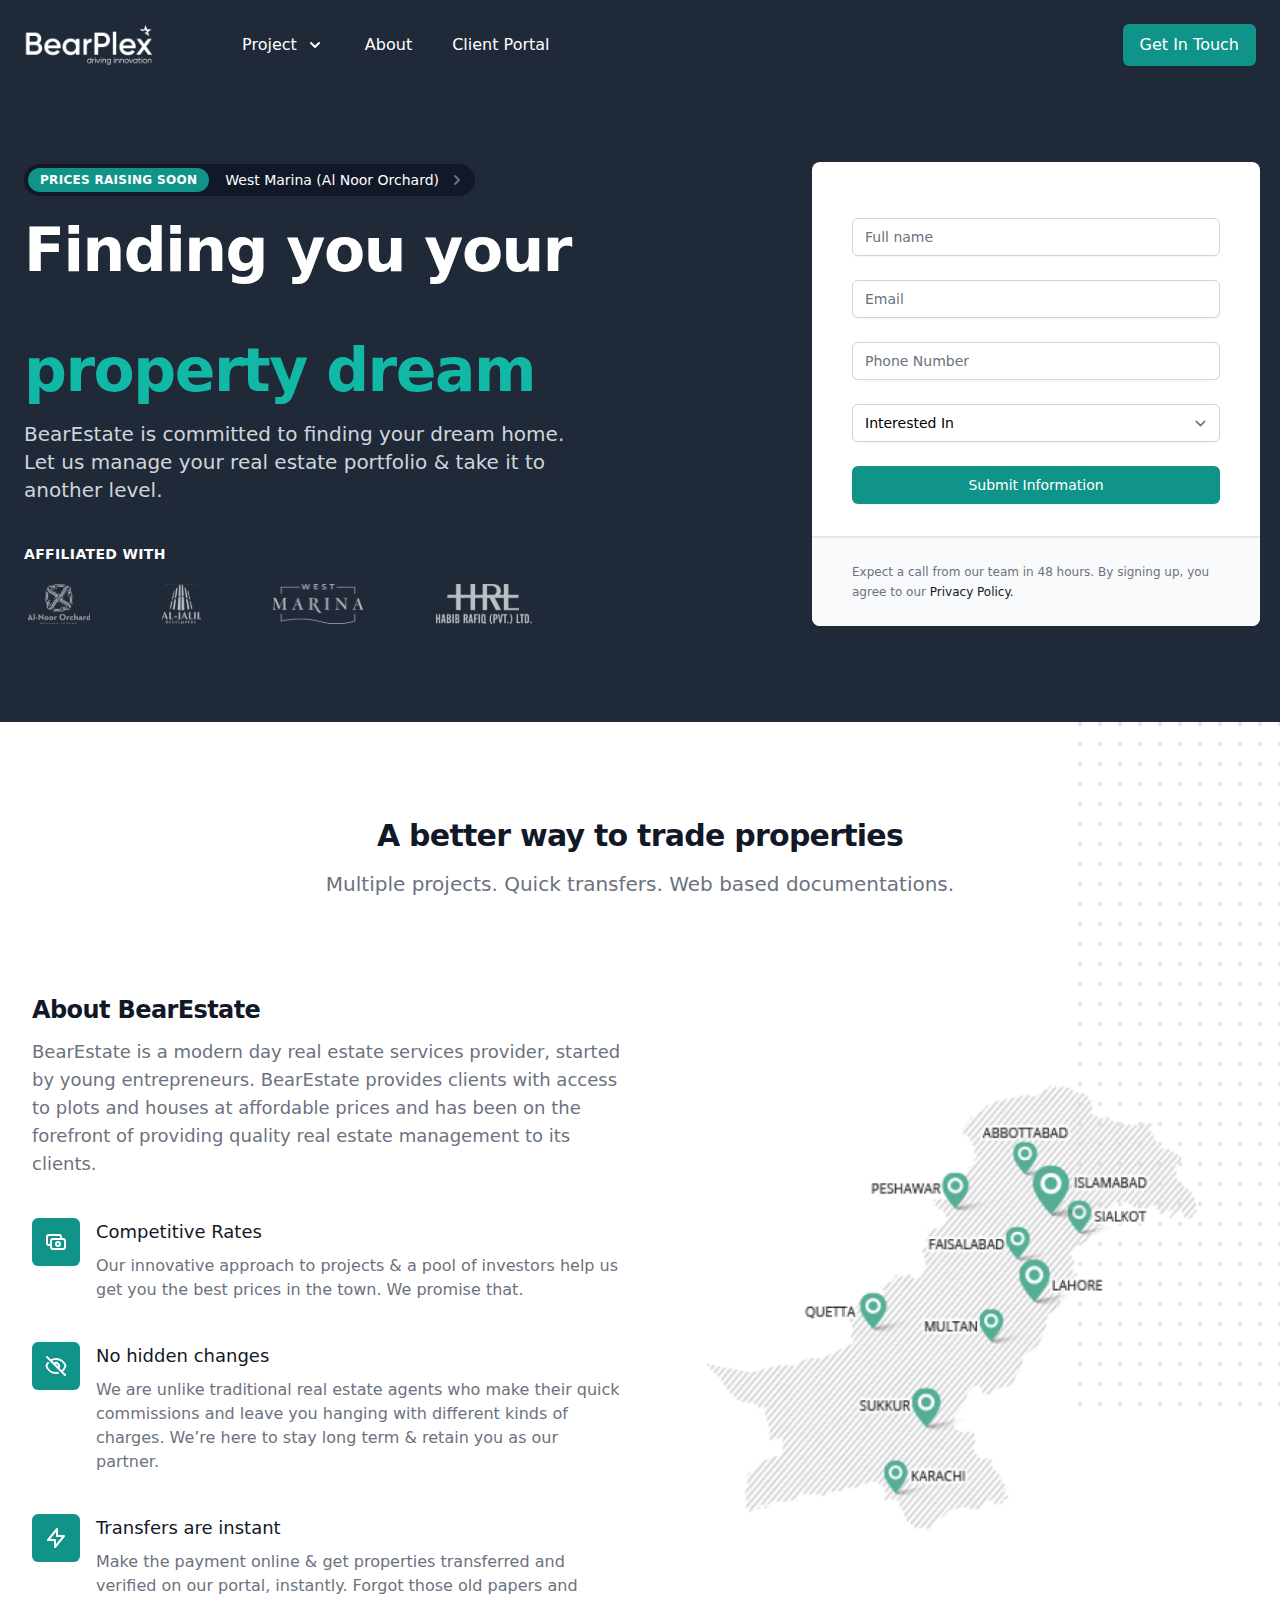
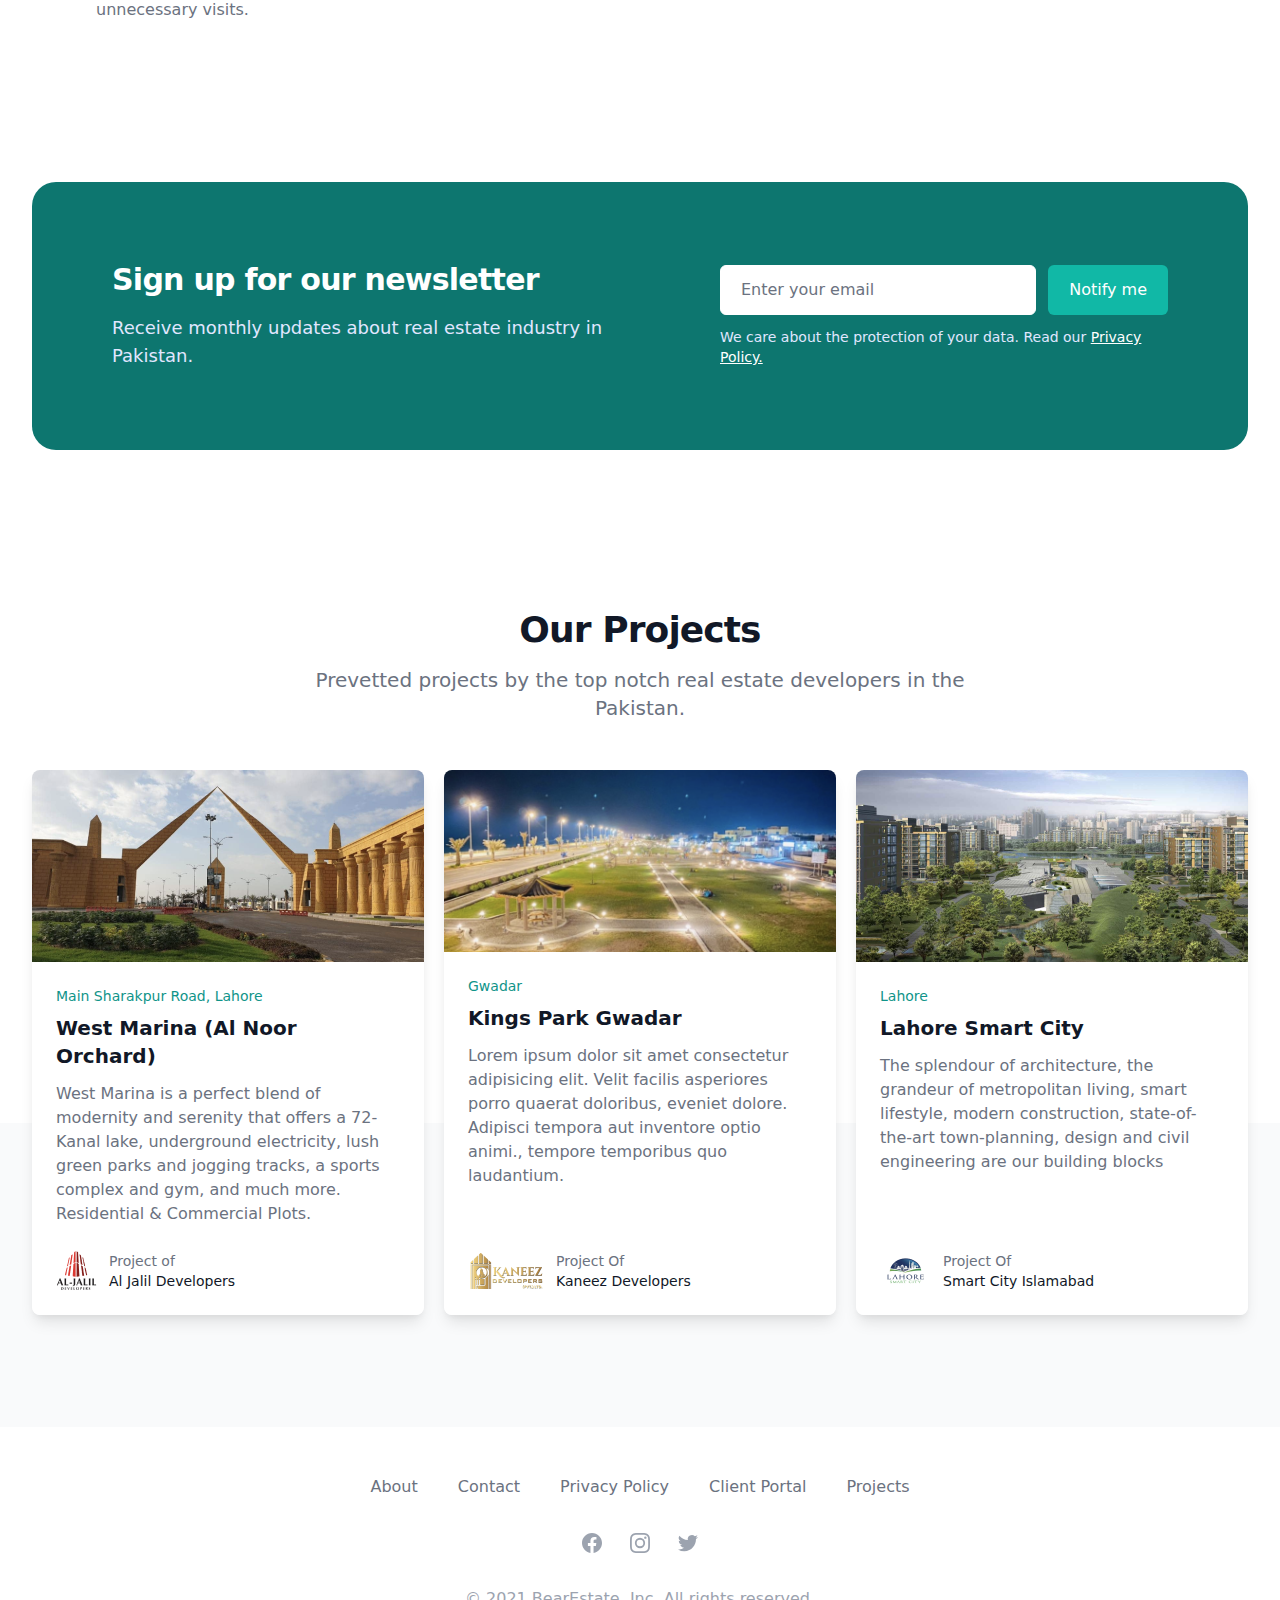
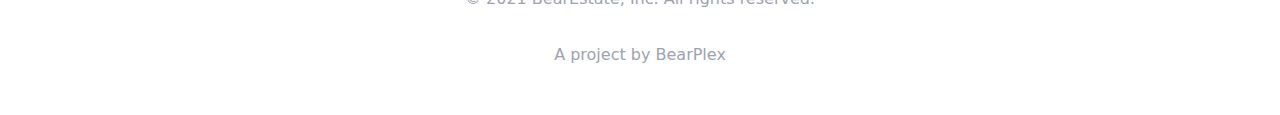
<file: index.html>
<!DOCTYPE html>
<html lang="en">

<head>
    <meta charset="UTF-8">
    <meta http-equiv="X-UA-Compatible" content="IE=edge">
    <meta name="viewport" content="width=device-width, initial-scale=1.0">
    <title>BearEsate</title>
    <link rel="stylesheet" href="./assets/css/tailwind.css">
    <link rel="stylesheet" href="./assets/css/style.css">
</head>

<body>
    <!--
  This example requires Tailwind CSS v2.0+ 
  
  This example requires some changes to your config:
  
  ```
  // tailwind.config.js
  module.exports = {
    // ...
    plugins: [
      // ...
      require('@tailwindcss/forms'),
    ]
  }
  ```
-->
    <div class="relative bg-gray-800 overflow-hidden">
        <div class="relative pt-6 pb-16 sm:pb-24">
            <nav class="relative max-w-7xl mx-auto flex items-center justify-between px-4 sm:px-6" aria-label="Global">
                <div class="flex items-center flex-1">
                    <div class="flex items-center justify-between w-full md:w-auto">
                        <a href="index.html">
                            <span class="sr-only">BearPlex</span>
                            <img class="h-8 w-auto sm:h-10" src="./assets/images/BearPlex-Logo.png" alt="">
                        </a>
                        <div class="-mr-2 flex items-center md:hidden">
                            <button type="button" id="OpenSidebar"
                                class="bg-gray-800 rounded-md p-2 inline-flex items-center justify-center text-gray-400 hover:bg-gray-700"
                                aria-expanded="false">
                                <span class="sr-only">BearPlex</span>
                                <!-- Heroicon name: outline/menu -->
                                <svg class="h-6 w-6" xmlns="http://www.w3.org/2000/svg" fill="none" viewBox="0 0 24 24"
                                    stroke="currentColor" aria-hidden="true">
                                    <path stroke-linecap="round" stroke-linejoin="round" stroke-width="2"
                                        d="M4 6h16M4 12h16M4 18h16" />
                                </svg>
                            </button>

                        </div>
                    </div>
                    <div class="relative hidden space-x-10 md:flex mx-auto">
                        <div class="relative">
                            <button type="button" id="ProjectDropDownButton"
                                class="relative text-white group bg-gray-800 rounded-md inline-flex items-center text-base font-medium hover:text-gray-300"
                                aria-expanded="false">
                                <span>Project</span>
                                <svg class="text-white ml-2 h-5 w-5 group-hover:text-gray-500"
                                    xmlns="http://www.w3.org/2000/svg" viewBox="0 0 20 20" fill="currentColor"
                                    aria-hidden="true">
                                    <path fill-rule="evenodd"
                                        d="M5.293 7.293a1 1 0 011.414 0L10 10.586l3.293-3.293a1 1 0 111.414 1.414l-4 4a1 1 0 01-1.414 0l-4-4a1 1 0 010-1.414z"
                                        clip-rule="evenodd" />
                                </svg>
                            </button>
                            <div id="ProjectDropDown"
                                class="hidden absolute z-10 -ml-4 mt-3 transform px-2 w-screen max-w-md sm:px-0 lg:ml-0 lg:left-1/2 lg:-translate-x-1/2">
                                <div class="rounded-lg shadow-lg ring-1 ring-black ring-opacity-5 overflow-hidden">
                                    <div class="relative grid gap-6 bg-white px-5 py-6 sm:gap-8 sm:p-8">
                                        <a href="Pricing.html"
                                            class="-m-3 p-3 flex items-start rounded-lg hover:bg-gray-50">
                                            <!-- Heroicon name: outline/chart-bar -->
                                            <img src="./assets/images/al-jalil-logo.png" alt="">
                                            <div class="ml-4">
                                                <p class="text-base font-medium text-gray-900 ml-3">
                                                    West Marina - Al Noor Orchard
                                                </p>
                                                <p class="mt-1 text-sm text-gray-500 ml-3">
                                                    Placed on Main Sharakpur Road. A Project of Al Jalil Developers.
                                                </p>
                                            </div>
                                        </a>
                                        <a href="#" class="-m-3 p-3 flex items-start rounded-lg hover:bg-gray-50">
                                            <!-- Heroicon name: outline/cursor-click -->
                                            <img src="./assets/images/lahore-city.png" alt="">
                                            <div class="ml-4">
                                                <p class="text-base font-medium text-gray-900">
                                                    Lahore Smart City
                                                </p>
                                                <p class="mt-1 text-sm text-gray-500">
                                                    A Project of Habib Rafiq (Pvt.)Ltd, on Lahore Ring Road &amp; M11
                                                    Motorway
                                                </p>
                                            </div>
                                        </a>
                                        <a href="#" class="-m-3 p-3 flex items-start rounded-lg hover:bg-gray-50">
                                            <!-- Heroicon name: outline/shield-check -->
                                            <img src="./assets/images/kaneez-logo.png" alt="">
                                            <div class="ml-4">
                                                <p class="text-base font-medium text-gray-900 ml-7">
                                                    Kings Park Gwadar
                                                </p>
                                                <p class="mt-1 text-sm text-gray-500 ml-7">
                                                    A Category NOC, approved by GDA. Located at Gwadar 'Zero point' with
                                                    3 years plans.
                                                </p>
                                            </div>
                                        </a>
                                    </div>
                                    <div
                                        class="px-5 py-5 bg-gray-50 space-y-6 flex justify-center sm:space-y-0 sm:space-x-10 sm:px-8">
                                        <div class="flow-root">
                                            <a href="tel:+923202000002" target="_blank"
                                                class="-m-3 p-3 flex items-center rounded-md text-base font-medium text-gray-900 hover:bg-gray-100">
                                                <!-- Heroicon name: outline/phone -->
                                                <svg class="flex-shrink-0 h-6 w-6 text-gray-400"
                                                    xmlns="http://www.w3.org/2000/svg" fill="none" viewBox="0 0 24 24"
                                                    stroke="currentColor" aria-hidden="true">
                                                    <path stroke-linecap="round" stroke-linejoin="round"
                                                        stroke-width="2"
                                                        d="M3 5a2 2 0 012-2h3.28a1 1 0 01.948.684l1.498 4.493a1 1 0 01-.502 1.21l-2.257 1.13a11.042 11.042 0 005.516 5.516l1.13-2.257a1 1 0 011.21-.502l4.493 1.498a1 1 0 01.684.949V19a2 2 0 01-2 2h-1C9.716 21 3 14.284 3 6V5z">
                                                    </path>
                                                </svg>
                                                <span class="ml-3">Contact Sales</span>
                                            </a>
                                        </div>
                                    </div>
                                </div>
                            </div>
                        </div>

                        <a href="about.html" class="font-medium text-white hover:text-gray-300">About</a>

                        <a href="sign-in.html" class="font-medium text-white hover:text-gray-300">Client Portal</a>

                    </div>
                </div>
                <div class="hidden md:flex items-center justify-end md:flex-1 lg:w-0">
                    <a href="Contact-us.html"
                    class="ml-8 whitespace-nowrap inline-flex items-center justify-center px-4 py-2 border border-transparent rounded-md shadow-sm text-base font-medium text-white bg-teal-600 hover:bg-teal-700">
                    Get In Touch
                </a>
            </nav>

            <div class="absolute top-0 inset-x-0 p-2 transition transform origin-top-right hidden" id="MobileSidebar">
                <div class="rounded-lg shadow-md bg-white ring-1 ring-black ring-opacity-5 overflow-hidden">
                    <div class="px-5 pt-4 flex items-center justify-between">
                        <a href="index.html">
                            <span class="sr-only">BearPlex</span>

                            <img class="h-8 w-auto" src="./assets/images/Bearplex-logo-black.png" alt="">
                        </a>
                        <div class="-mr-2">
                            <button type="button" id="CloseSidebar"
                                class="bg-white rounded-md p-2 inline-flex items-center justify-center text-gray-400 hover:bg-gray-100">
                                <span class="sr-only">Close menu</span>
                                <!-- Heroicon name: outline/x -->
                                <svg class="h-6 w-6" xmlns="http://www.w3.org/2000/svg" fill="none" viewBox="0 0 24 24"
                                    stroke="currentColor" aria-hidden="true">
                                    <path stroke-linecap="round" stroke-linejoin="round" stroke-width="2"
                                        d="M6 18L18 6M6 6l12 12" />
                                </svg>
                            </button>
                        </div>
                    </div>
                    <div class="px-2 pt-2 pb-3 space-y-1">
                        <div class="px-3 relative">
                            <button type="button" id="ProjectDropDownButtonMob"
                                class="text-gray-900 group bg-white rounded-md inline-flex items-center text-base font-medium hover:text-gray-700 focus:outline-none "
                                aria-expanded="false">
                                <span>Project</span>
                                <svg class="text-gray-900 ml-2 h-5 w-5 group-hover:text-gray-700"
                                    xmlns="http://www.w3.org/2000/svg" viewBox="0 0 20 20" fill="currentColor"
                                    aria-hidden="true">
                                    <path fill-rule="evenodd"
                                        d="M5.293 7.293a1 1 0 011.414 0L10 10.586l3.293-3.293a1 1 0 111.414 1.414l-4 4a1 1 0 01-1.414 0l-4-4a1 1 0 010-1.414z"
                                        clip-rule="evenodd" />
                                </svg>
                            </button>
                            <div id="ProjectDropDownMob" class="hidden relative z-10 -ml-4 mt-3 transform px-2 w-full">
                                <div class="rounded-lg shadow-lg ring-1 ring-black ring-opacity-5 overflow-hidden">
                                    <div class="relative grid gap-6 bg-white px-5 py-6 sm:gap-8 sm:p-8">
                                        <a href="Pricing.html"
                                            class="-m-3 p-3 flex items-start rounded-lg hover:bg-gray-50">
                                            <!-- Heroicon name: outline/chart-bar -->
                                            <img src="./assets/images/al-jalil-logo.png" alt="">
                                            <div class="ml-4">
                                                <p class="text-sm font-medium text-gray-900 ml-3">
                                                    West Marina - Al Noor Orchard
                                                </p>
                                                <p class="mt-1 text-xs text-gray-500 ml-3">
                                                    Placed on Main Sharakpur Road. A Project of Al Jalil Developers.
                                                </p>
                                            </div>
                                        </a>
                                        <a href="#" class="-m-3 p-3 flex items-start rounded-lg hover:bg-gray-50">
                                            <!-- Heroicon name: outline/cursor-click -->
                                            <img src="./assets/images/lahore-city.png" alt="">
                                            <div class="ml-4">
                                                <p class="text-sm font-medium text-gray-900">
                                                    Lahore Smart City
                                                </p>
                                                <p class="mt-1 text-xs text-gray-500">
                                                    A Project of Habib Rafiq (Pvt.)Ltd, on Lahore Ring Road &amp; M11
                                                    Motorway
                                                </p>
                                            </div>
                                        </a>
                                        <a href="#" class="-m-3 p-3 flex items-start rounded-lg hover:bg-gray-50">
                                            <!-- Heroicon name: outline/shield-check -->
                                            <img src="./assets/images/kaneez-logo.png" alt="">
                                            <div class="ml-4">
                                                <p class="text-sm font-medium text-gray-900 ml-7">
                                                    Kings Park Gwadar
                                                </p>
                                                <p class="mt-1 text-xs text-gray-500 ml-7">
                                                    A Category NOC, approved by GDA. Located at Gwadar 'Zero point' with
                                                    3 years plans.
                                                </p>
                                            </div>
                                        </a>
                                    </div>
                                    <div
                                        class="px-5 py-5 bg-gray-50 space-y-6 flex justify-center sm:space-y-0 sm:space-x-10 sm:px-8">
                                        <div class="flow-root">
                                            <a href="tel:+923202000002" target="_blank"
                                                class="-m-3 p-3 flex items-center rounded-md text-xs font-medium text-gray-900 hover:bg-gray-100">
                                                <!-- Heroicon name: outline/phone -->
                                                <svg class="flex-shrink-0 h-6 w-6 text-gray-400"
                                                    xmlns="http://www.w3.org/2000/svg" fill="none" viewBox="0 0 24 24"
                                                    stroke="currentColor" aria-hidden="true">
                                                    <path stroke-linecap="round" stroke-linejoin="round"
                                                        stroke-width="2"
                                                        d="M3 5a2 2 0 012-2h3.28a1 1 0 01.948.684l1.498 4.493a1 1 0 01-.502 1.21l-2.257 1.13a11.042 11.042 0 005.516 5.516l1.13-2.257a1 1 0 011.21-.502l4.493 1.498a1 1 0 01.684.949V19a2 2 0 01-2 2h-1C9.716 21 3 14.284 3 6V5z">
                                                    </path>
                                                </svg>
                                                <span class="ml-3">Contact Sales</span>
                                            </a>
                                        </div>
                                    </div>
                                </div>
                            </div>
                        </div>

                        <a href="about.html"
                            class="block px-3 py-2 rounded-md text-base font-medium text-gray-700 hover:text-gray-900 hover:bg-gray-50">About</a>

                        <a href="sign-in.html"
                            class="block px-3 py-2 rounded-md text-base font-medium text-gray-700 hover:text-gray-900
                            hover:bg-gray-50">Client
                            Portal</a>

                    </div>
                    <a href="contact-us.html"
                        class="block w-full px-5 py-3 text-center font-medium text-black bg-gray-50 hover:bg-gray-100">
                        Get In Touch
                    </a>
                </div>
            </div>

            <main class="mt-16 sm:mt-24">
                <div class="mx-auto max-w-7xl">
                    <div class="lg:grid lg:grid-cols-12 lg:gap-8">
                        <div
                            class="px-4 sm:px-6 sm:text-center md:max-w-2xl md:mx-auto lg:col-span-6 lg:text-left lg:flex lg:items-center">
                            <div>
                                <a href="Pricing.html"
                                    class="inline-flex items-center text-white bg-gray-900 rounded-full p-1 pr-2 text-ms lg:text-sm xl:text-base hover:text-gray-200">
                                    <span
                                        class="px-3 py-0.5 text-white text-xs font-semibold leading-5 uppercase tracking-wide bg-teal-600 rounded-full">Prices
                                        raising soon</span>
                                    <span class="ml-4 text-sm">West Marina (Al Noor Orchard)</span>
                                    <!-- Heroicon name: solid/chevron-right -->
                                    <svg class="ml-2 w-5 h-5 text-gray-500" xmlns="http://www.w3.org/2000/svg"
                                        viewBox="0 0 20 20" fill="currentColor" aria-hidden="true">
                                        <path fill-rule="evenodd"
                                            d="M7.293 14.707a1 1 0 010-1.414L10.586 10 7.293 6.707a1 1 0 011.414-1.414l4 4a1 1 0 010 1.414l-4 4a1 1 0 01-1.414 0z"
                                            clip-rule="evenodd" />
                                    </svg>
                                </a>
                                <h1
                                    class="mt-4 text-3xl tracking-tight font-extrabold text-white sm:mt-5 sm:leading-none lg:mt-6 lg:text-5xl xl:text-6xl">
                                    <span class="md:block">Finding you your</span> <br>
                                    <span class="text-teal-500 md:block">property dream</span>
                                </h1>
                                <p class="mt-3 text-sm text-gray-300 sm:mt-5 sm:text-xl lg:text-lg xl:text-xl">
                                    BearEstate is committed to finding your dream home. Let us manage your real estate
                                    portfolio & take it to another level. </p>
                                <p class="mt-8 text-sm text-white uppercase tracking-wide font-semibold sm:mt-10">
                                    affiliated with</p>
                                <div class="mt-5 w-full sm:mx-auto sm:max-w-lg lg:ml-0">
                                    <div class="flex flex-wrap items-start justify-between">
                                        <div class="flex justify-center px-1">
                                            <img class="h-9 sm:h-10" src="./assets/images/Al-NoorOrchard.svg"
                                                alt="Tuple">
                                        </div>
                                        <div class="flex justify-center px-1">
                                            <img class="h-9 sm:h-10" src="./assets/images/Al-Jalil.svg"
                                                alt="Workcation">
                                        </div>
                                        <div class="flex justify-center px-1">
                                            <img class="h-9 sm:h-10" src="./assets/images/WestMarina.svg"
                                                alt="StaticKit">
                                        </div>
                                        <div class="flex justify-center px-1">
                                            <img class="h-9 sm:h-10" src="./assets/images/HRL.svg" alt="StaticKit">
                                        </div>
                                    </div>
                                </div>
                            </div>
                        </div>
                        <div class="mt-16  px-5 sm:mt-24 lg:mt-0 lg:col-span-6 mx-auto md:ml-auto md:mr-0">
                            <div class="bg-white sm:max-w-md sm:w-full sm:mx-auto rounded-lg sm:overflow-hidden">
                                <div class="px-4 py-8 sm:px-10">
                                    <div class="mt-6">
                                        <form action="#" method="POST" class="space-y-6">
                                            <div>
                                                <label for="name" class="sr-only">Full name</label>
                                                <input type="text" name="name" id="name" autocomplete="name"
                                                    placeholder="Full name" required
                                                    class="block w-full shadow-sm  sm:text-sm border-gray-300 rounded-md">
                                            </div>

                                            <div>
                                                <label for="mobile-or-email" class="sr-only">
                                                    Email</label>
                                                <input id="email" name="email" type="email" autocomplete="email"
                                                    placeholder="Email" required
                                                    class="block w-full shadow-sm  sm:text-sm border-gray-300 rounded-md">
                                            </div>

                                            <div>
                                                <label for="password" class="sr-only">Phone Number</label>
                                                <input type="text" name="phone" id="phone" autocomplete="tel"
                                                    placeholder="Phone Number" required
                                                    class="block w-full shadow-sm  sm:text-sm border-gray-300 rounded-md">
                                            </div>

                                            <div>
                                                <label for="interested-in" class="sr-only">Interested In</label>
                                                <select name="" id=""
                                                    class="block w-full shadow-sm  sm:text-sm border-gray-300 rounded-md">
                                                    <option value="" disabled selected>Interested In</option>
                                                    <option value="">Al-Noor Orchard</option>
                                                    <option value="">West Marina</option>
                                                    <option value="">Lahore Smart City</option>
                                                    <option value="">King Park Gwadar</option>
                                                </select>
                                            </div>

                                            <div>
                                                <button type="submit"
                                                    class="w-full flex justify-center py-2 px-4 border border-transparent rounded-md shadow-sm text-sm font-medium text-white bg-teal-600 hover:bg-teal-400 ">
                                                    Submit Information
                                                </button>
                                            </div>
                                        </form>
                                    </div>
                                </div>
                                <div class="px-4 py-6 bg-gray-50 border-t-2 border-gray-200 sm:px-10">
                                    <p class="text-xs leading-5 text-gray-500">Expect a call from our team in 48 hours.
                                        By signing up, you agree to our <a href="#"
                                            class="font-medium text-gray-900 hover:underline">Privacy Policy.</a></p>
                                </div>
                            </div>
                        </div>
                    </div>
                </div>

        </div>
    </div>

    <!-- This example requires Tailwind CSS v2.0+ -->
    <div class="py-16 bg-white overflow-hidden lg:py-24">
        <div class="relative max-w-xl mx-auto px-4 sm:px-6 lg:px-8 lg:max-w-7xl">
            <svg class="hidden lg:block absolute left-full transform -translate-x-1/2 -translate-y-1/4" width="404"
                height="784" fill="none" viewBox="0 0 404 784" aria-hidden="true">
                <defs>
                    <pattern id="b1e6e422-73f8-40a6-b5d9-c8586e37e0e7" x="0" y="0" width="20" height="20"
                        patternUnits="userSpaceOnUse">
                        <rect x="0" y="0" width="4" height="4" class="text-gray-200" fill="currentColor" />
                    </pattern>
                </defs>
                <rect width="404" height="784" fill="url(#b1e6e422-73f8-40a6-b5d9-c8586e37e0e7)" />
            </svg>

            <div class="relative">
                <h2 class="text-center text-2xl md:text-3xl leading-8 font-extrabold tracking-tight text-gray-900">
                    A better way to trade properties
                </h2>
                <p class="mt-4 max-w-3xl mx-auto text-center text-sm md:text-xl text-gray-500">
                    Multiple projects. Quick transfers. Web based documentations.
                </p>
            </div>

            <div class="relative mt-12 lg:mt-24 lg:grid lg:grid-cols-2 lg:gap-8 lg:items-center">
                <div class="relative">
                    <h3 class="text-xl md:text-2xl font-extrabold text-gray-900 tracking-tight sm:text-3xl">
                        About BearEstate
                    </h3>
                    <p class="mt-3 text-sm md:text-lg text-gray-500">
                        BearEstate is a modern day real estate services provider, started by young
                        entrepreneurs. BearEstate provides clients with access to plots and houses at affordable
                        prices and has been on the forefront of providing quality real estate management to its
                        clients.
                    </p>

                    <dl class="mt-10 space-y-10">
                        <div class="relative">
                            <dt>
                                <div
                                    class="absolute flex items-center justify-center h-8 md:h-12 w-8 md:w-12 rounded-md bg-teal-600 text-white">
                                    <!-- Heroicon name: outline/globe-alt -->
                                    <svg xmlns="http://www.w3.org/2000/svg" class="h-6 w-6" fill="none"
                                        viewBox="0 0 24 24" stroke="currentColor">
                                        <path stroke-linecap="round" stroke-linejoin="round" stroke-width="2"
                                            d="M17 9V7a2 2 0 00-2-2H5a2 2 0 00-2 2v6a2 2 0 002 2h2m2 4h10a2 2 0 002-2v-6a2 2 0 00-2-2H9a2 2 0 00-2 2v6a2 2 0 002 2zm7-5a2 2 0 11-4 0 2 2 0 014 0z" />
                                    </svg>
                                </div>
                                <p class="ml-10 md:ml-16 text-sm md:text-lg leading-6 font-medium text-gray-900">
                                    Competitive Rates
                                </p>
                            </dt>
                            <dd class="mt-2 ml-10 md:ml-16 text-xs md:text-base text-gray-500">
                                Our innovative approach to projects & a pool of investors help us get you the
                                best prices in the town. We promise that.
                            </dd>
                        </div>

                        <div class="relative">
                            <dt>
                                <div
                                    class="absolute flex items-center justify-center h-8 md:h-12 w-8 md:w-12 rounded-md bg-teal-600 text-white">
                                    <!-- Heroicon name: outline/scale -->
                                    <svg xmlns="http://www.w3.org/2000/svg" class="h-6 w-6" fill="none"
                                        viewBox="0 0 24 24" stroke="currentColor">
                                        <path stroke-linecap="round" stroke-linejoin="round" stroke-width="2"
                                            d="M13.875 18.825A10.05 10.05 0 0112 19c-4.478 0-8.268-2.943-9.543-7a9.97 9.97 0 011.563-3.029m5.858.908a3 3 0 114.243 4.243M9.878 9.878l4.242 4.242M9.88 9.88l-3.29-3.29m7.532 7.532l3.29 3.29M3 3l3.59 3.59m0 0A9.953 9.953 0 0112 5c4.478 0 8.268 2.943 9.543 7a10.025 10.025 0 01-4.132 5.411m0 0L21 21" />
                                    </svg>
                                </div>
                                <p class="ml-10 md:ml-16 text-sm md:text-lg leading-6 font-medium text-gray-900">
                                    No hidden
                                    changes
                                </p>
                            </dt>
                            <dd class="mt-2 ml-10 md:ml-16 text-xs md:text-base text-gray-500">
                                We are unlike traditional real estate agents who make their quick commissions
                                and leave you hanging with different kinds of charges. We’re here to stay long
                                term & retain you as our partner.
                            </dd>
                        </div>

                        <div class="relative">
                            <dt>
                                <div
                                    class="absolute flex items-center justify-center h-8 md:h-12 w-8 md:w-12 rounded-md bg-teal-600 text-white">
                                    <!-- Heroicon name: outline/lightning-bolt -->
                                    <svg class="h-4 md:h-6 w-4 md:w-6" xmlns="http://www.w3.org/2000/svg" fill="none"
                                        viewBox="0 0 24 24" stroke="currentColor" aria-hidden="true">
                                        <path stroke-linecap="round" stroke-linejoin="round" stroke-width="2"
                                            d="M13 10V3L4 14h7v7l9-11h-7z" />
                                    </svg>
                                </div>
                                <p class="ml-10 md:ml-16 text-sm md:text-lg leading-6 font-medium text-gray-900">
                                    Transfers are
                                    instant</p>
                            </dt>
                            <dd class="mt-2 ml-10 md:ml-16 text-xs md:text-base text-gray-500">
                                Make the payment online & get properties transferred and verified on our portal,
                                instantly. Forgot those old papers and unnecessary visits.
                            </dd>
                        </div>
                    </dl>
                </div>

                <div class="mt-10 -mx-4 relative lg:mt-0" aria-hidden="true">
                    <svg class="absolute left-1/2 transform -translate-x-1/2 translate-y-16 lg:hidden" width="784"
                        height="404" fill="none" viewBox="0 0 784 404">
                        <defs>
                            <pattern id="ca9667ae-9f92-4be7-abcb-9e3d727f2941" x="0" y="0" width="20" height="20"
                                patternUnits="userSpaceOnUse">
                                <rect x="0" y="0" width="4" height="4" class="text-gray-200" fill="currentColor" />
                            </pattern>
                        </defs>
                        <rect width="784" height="404" fill="url(#ca9667ae-9f92-4be7-abcb-9e3d727f2941)" />
                    </svg>
                    <img class="relative mx-auto" width="490" src="./assets/images/map.png" alt="">
                </div>
            </div>
        </div>
    </div>

    <!--
  This example requires Tailwind CSS v2.0+ 
  
  This example requires some changes to your config:
  
  ```
  // tailwind.config.js
  module.exports = {
    // ...
    plugins: [
      // ...
      require('@tailwindcss/forms'),
    ]
  }
  ```
-->
    <div class="bg-white">
        <div class="max-w-7xl mx-auto px-4 py-12 sm:px-6 lg:py-16 lg:px-8">
            <div class="py-10 px-6 bg-teal-700 rounded-3xl sm:py-16 sm:px-12 lg:p-20 lg:flex lg:items-center">
                <div class="lg:w-0 lg:flex-1">
                    <h2 class="text-lg md:text-3xl font-extrabold tracking-tight text-white">
                        Sign up for our newsletter
                    </h2>
                    <p class="mt-4 max-w-3xl text-sm md:text-lg text-indigo-100">
                        Receive monthly updates about real estate industry in Pakistan.
                    </p>
                </div>
                <div class="mt-8 md:mt-12 sm:w-full sm:max-w-md lg:mt-0 lg:ml-8 lg:flex-1">
                    <form class="sm:flex">
                        <label for="emailAddress" class="sr-only">Email address</label>
                        <input id="emailAddress" name="emailAddress" type="email" autocomplete="email" required
                            class="w-full border-white px-5 py-3 placeholder-gray-500 rounded-md"
                            placeholder="Enter your email">
                        <button type="submit"
                            class="mt-3 w-full flex items-center justify-center px-5 py-2 md:py-3 border border-transparent text-sm md:text-base font-medium rounded-md text-white bg-teal-500 sm:mt-0 sm:ml-3 sm:w-auto sm:flex-shrink-0">
                            Notify me
                        </button>
                    </form>
                    <p class="mt-3 text-xs md:text-sm text-indigo-100">
                        We care about the protection of your data. Read our
                        <a href="#" class="text-white font-medium underline">
                            Privacy Policy.
                        </a>
                    </p>
                </div>
            </div>
        </div>
    </div>

    <!-- This example requires Tailwind CSS v2.0+ -->
    <div class="relative bg-gray-50 pt-16 pb-20 px-4 sm:px-6 lg:pt-24 lg:pb-28 lg:px-8">
        <div class="absolute inset-0">
            <div class="bg-white h-1/3 sm:h-2/3"></div>
        </div>
        <div class="relative max-w-7xl mx-auto">
            <div class="text-center">
                <h2 class="text-3xl tracking-tight font-extrabold text-gray-900 sm:text-4xl">
                    Our Projects
                </h2>
                <p class="mt-3 max-w-2xl mx-auto text-md md:text-xl text-gray-500 sm:mt-4">
                    Prevetted projects by the top notch real estate developers in the Pakistan.
                </p>
            </div>
            <div class="mt-12 max-w-lg mx-auto grid gap-5 lg:grid-cols-3 lg:max-w-none">
                <div class="flex flex-col rounded-lg shadow-lg overflow-hidden">
                    <a href="Pricing.html" class="flex-shrink-0">
                        <img class="h-48 w-full object-cover" src="./assets/images/wmarina.png" alt="">
                        <link rel="stylesheet" href="Pricing.html">
                    </a>
                    <div class="flex-1 bg-white p-6 flex flex-col justify-between">
                        <div class="flex-1">
                            <p class="text-xs md:text-sm font-medium text-teal-600">
                                <a href="Pricing.html" class="hover:underline">
                                    Main Sharakpur Road, Lahore
                                </a>
                            </p>
                            <a href="Pricing.html" class="block mt-2">
                                <p class="text-md md:text-xl font-semibold text-gray-900">
                                    West Marina (Al Noor Orchard)
                                </p>
                                <p class="mt-3 text-sm md:text-base text-gray-500">
                                    West Marina is a perfect blend of modernity and serenity that offers a 72-Kanal
                                    lake, underground electricity, lush green parks and jogging tracks, a sports complex
                                    and gym, and much more. Residential & Commercial Plots.
                                </p>
                            </a>
                        </div>
                        <div class="mt-6 flex items-center">
                            <div class="flex-shrink-0">
                                <a href="Pricing.html">
                                    <span class="sr-only">A project of</span>
                                    <img class="h-auto w-full object-cover" src="./assets/images/al-jalil-logo.png"
                                        alt="">
                                </a>
                            </div>
                            <div class="ml-3">
                                <p class="text-sm font-medium text-gray-500">
                                    <a href="Pricing.html" class="hover:underline">
                                        Project of
                                    </a>
                                </p>
                                <div class="flex space-x-1 text-sm text-gray-900">
                                    <p>
                                        Al Jalil Developers
                                    </p>
                                </div>
                            </div>
                        </div>
                    </div>
                </div>

                <div class="flex flex-col rounded-lg shadow-lg overflow-hidden">
                    <div class="flex-shrink-0">
                        <img class="h-auto w-full object-cover" src="./assets/images/kingsParkGwadar.png" alt="">
                    </div>
                    <div class="flex-1 bg-white p-6 flex flex-col justify-between">
                        <div class="flex-1">
                            <p class="text-xs md:text-sm font-medium text-teal-600">
                                <a href="#" class="hover:underline">
                                    Gwadar
                                </a>
                            </p>
                            <a href="#" class="block mt-2">
                                <p class="text-md md:text-xl font-semibold text-gray-900">
                                    Kings Park Gwadar
                                </p>
                                <p class="mt-3 text-sm md:text-base text-gray-500">
                                    Lorem ipsum dolor sit amet consectetur adipisicing elit. Velit facilis asperiores
                                    porro quaerat doloribus, eveniet dolore. Adipisci tempora aut inventore optio
                                    animi., tempore temporibus quo laudantium.
                                </p>
                            </a>
                        </div>
                        <div class="mt-6 flex items-center">
                            <div class="flex-shrink-0">
                                <a href="#">
                                    <span class="sr-only">Project Of</span>
                                    <img class="h-auto w-full object-cover" src="./assets/images/kaneez-developer.png"
                                        alt="">
                                </a>
                            </div>
                            <div class="ml-3">
                                <p class="text-sm font-medium text-gray-500">
                                    <a href="#" class="hover:underline">
                                        Project Of
                                    </a>
                                </p>
                                <div class="flex space-x-1 text-sm text-gray-900">
                                    <p>
                                        Kaneez Developers
                                    </p>
                                </div>
                            </div>
                        </div>
                    </div>
                </div>

                <div class="flex flex-col rounded-lg shadow-lg overflow-hidden">
                    <div class="flex-shrink-0">
                        <img class="h-48 w-full object-cover" src="./assets/images/LahoreSmartCity.png" alt="">
                    </div>
                    <div class="flex-1 bg-white p-6 flex flex-col justify-between">
                        <div class="flex-1">
                            <p class="text-xs md:text-sm font-medium text-teal-600">
                                <a href="#" class="hover:underline">
                                    Lahore
                                </a>
                            </p>
                            <a href="#" class="block mt-2">
                                <p class="text-md md:text-xl font-semibold text-gray-900">
                                    Lahore Smart City
                                </p>
                                <p class="mt-3 text-sm md:text-base text-gray-500">
                                    The splendour of architecture, the grandeur of metropolitan living, smart lifestyle,
                                    modern construction, state-of-the-art town-planning, design and civil engineering
                                    are our building blocks
                                </p>
                            </a>
                        </div>
                        <div class="mt-6 flex items-center">
                            <div class="flex-shrink-0">
                                <a href="#">
                                    <span class="sr-only">Project Of</span>
                                    <img class="h-auto w-full object-cover" src="./assets/images/lahore-city.png"
                                        alt="">
                                </a>
                            </div>
                            <div class="ml-3">
                                <p class="text-sm font-medium text-gray-500">
                                    <a href="#" class="hover:underline">
                                        Project Of
                                    </a>
                                </p>
                                <div class="flex space-x-1 text-sm text-gray-900">
                                    <p>
                                        Smart City Islamabad
                                    </p>
                                </div>
                            </div>
                        </div>
                    </div>
                </div>
            </div>
        </div>
    </div>
    <!-- This example requires Tailwind CSS v2.0+ -->
    <footer class="bg-white">
        <div class="max-w-7xl mx-auto py-12 px-4 overflow-hidden sm:px-6 lg:px-8">
            <nav class="-mx-5 -my-2 flex flex-wrap justify-center" aria-label="Footer">
                <div class="px-5 py-2">
                    <a href="about.html" class="text-base text-gray-500 hover:text-gray-900">
                        About
                    </a>
                </div>

                <div class="px-5 py-2">
                    <a href="contact-us.html" class="text-base text-gray-500 hover:text-gray-900">
                        <a href="Contact-us.html" class="text-base text-gray-500 hover:text-gray-900">
                            Contact
                        </a>
                </div>

                <div class="px-5 py-2">
                    <a href="#" class="text-base text-gray-500 hover:text-gray-900">
                        Privacy Policy
                    </a>
                </div>

                <div class="px-5 py-2">
                    <a href="sign-in.html" class="text-base text-gray-500 hover:text-gray-900">
                        Client Portal
                    </a>
                </div>

                <div class="px-5 py-2">
                    <a href="Pricing.html" class="text-base text-gray-500 hover:text-gray-900">
                        Projects
                    </a>
                </div>
            </nav>
            <div class="mt-8 flex justify-center space-x-6">
                <a href="#" class="text-gray-400 hover:text-gray-500">
                    <span class="sr-only">Facebook</span>
                    <svg class="h-6 w-6" fill="currentColor" viewBox="0 0 24 24" aria-hidden="true">
                        <path fill-rule="evenodd"
                            d="M22 12c0-5.523-4.477-10-10-10S2 6.477 2 12c0 4.991 3.657 9.128 8.438 9.878v-6.987h-2.54V12h2.54V9.797c0-2.506 1.492-3.89 3.777-3.89 1.094 0 2.238.195 2.238.195v2.46h-1.26c-1.243 0-1.63.771-1.63 1.562V12h2.773l-.443 2.89h-2.33v6.988C18.343 21.128 22 16.991 22 12z"
                            clip-rule="evenodd" />
                    </svg>
                </a>

                <a href="#" class="text-gray-400 hover:text-gray-500">
                    <span class="sr-only">Instagram</span>
                    <svg class="h-6 w-6" fill="currentColor" viewBox="0 0 24 24" aria-hidden="true">
                        <path fill-rule="evenodd"
                            d="M12.315 2c2.43 0 2.784.013 3.808.06 1.064.049 1.791.218 2.427.465a4.902 4.902 0 011.772 1.153 4.902 4.902 0 011.153 1.772c.247.636.416 1.363.465 2.427.048 1.067.06 1.407.06 4.123v.08c0 2.643-.012 2.987-.06 4.043-.049 1.064-.218 1.791-.465 2.427a4.902 4.902 0 01-1.153 1.772 4.902 4.902 0 01-1.772 1.153c-.636.247-1.363.416-2.427.465-1.067.048-1.407.06-4.123.06h-.08c-2.643 0-2.987-.012-4.043-.06-1.064-.049-1.791-.218-2.427-.465a4.902 4.902 0 01-1.772-1.153 4.902 4.902 0 01-1.153-1.772c-.247-.636-.416-1.363-.465-2.427-.047-1.024-.06-1.379-.06-3.808v-.63c0-2.43.013-2.784.06-3.808.049-1.064.218-1.791.465-2.427a4.902 4.902 0 011.153-1.772A4.902 4.902 0 015.45 2.525c.636-.247 1.363-.416 2.427-.465C8.901 2.013 9.256 2 11.685 2h.63zm-.081 1.802h-.468c-2.456 0-2.784.011-3.807.058-.975.045-1.504.207-1.857.344-.467.182-.8.398-1.15.748-.35.35-.566.683-.748 1.15-.137.353-.3.882-.344 1.857-.047 1.023-.058 1.351-.058 3.807v.468c0 2.456.011 2.784.058 3.807.045.975.207 1.504.344 1.857.182.466.399.8.748 1.15.35.35.683.566 1.15.748.353.137.882.3 1.857.344 1.054.048 1.37.058 4.041.058h.08c2.597 0 2.917-.01 3.96-.058.976-.045 1.505-.207 1.858-.344.466-.182.8-.398 1.15-.748.35-.35.566-.683.748-1.15.137-.353.3-.882.344-1.857.048-1.055.058-1.37.058-4.041v-.08c0-2.597-.01-2.917-.058-3.96-.045-.976-.207-1.505-.344-1.858a3.097 3.097 0 00-.748-1.15 3.098 3.098 0 00-1.15-.748c-.353-.137-.882-.3-1.857-.344-1.023-.047-1.351-.058-3.807-.058zM12 6.865a5.135 5.135 0 110 10.27 5.135 5.135 0 010-10.27zm0 1.802a3.333 3.333 0 100 6.666 3.333 3.333 0 000-6.666zm5.338-3.205a1.2 1.2 0 110 2.4 1.2 1.2 0 010-2.4z"
                            clip-rule="evenodd" />
                    </svg>
                </a>

                <a href="#" class="text-gray-400 hover:text-gray-500">
                    <span class="sr-only">Twitter</span>
                    <svg class="h-6 w-6" fill="currentColor" viewBox="0 0 24 24" aria-hidden="true">
                        <path
                            d="M8.29 20.251c7.547 0 11.675-6.253 11.675-11.675 0-.178 0-.355-.012-.53A8.348 8.348 0 0022 5.92a8.19 8.19 0 01-2.357.646 4.118 4.118 0 001.804-2.27 8.224 8.224 0 01-2.605.996 4.107 4.107 0 00-6.993 3.743 11.65 11.65 0 01-8.457-4.287 4.106 4.106 0 001.27 5.477A4.072 4.072 0 012.8 9.713v.052a4.105 4.105 0 003.292 4.022 4.095 4.095 0 01-1.853.07 4.108 4.108 0 003.834 2.85A8.233 8.233 0 012 18.407a11.616 11.616 0 006.29 1.84" />
                    </svg>
                </a>
            </div>
            <p class="mt-8 text-center text-base text-gray-400">
                © 2021 BearEstate, Inc. All rights reserved.
            </p>
            <p class="mt-8 text-center text-base text-gray-400">
                A project by BearPlex
            </p>
        </div>
    </footer>
    </main>

    <script src="https://code.jquery.com/jquery-3.6.0.min.js"></script>
    <script src="./assets/js/script.js"></script>
</body>

</html>
</file>
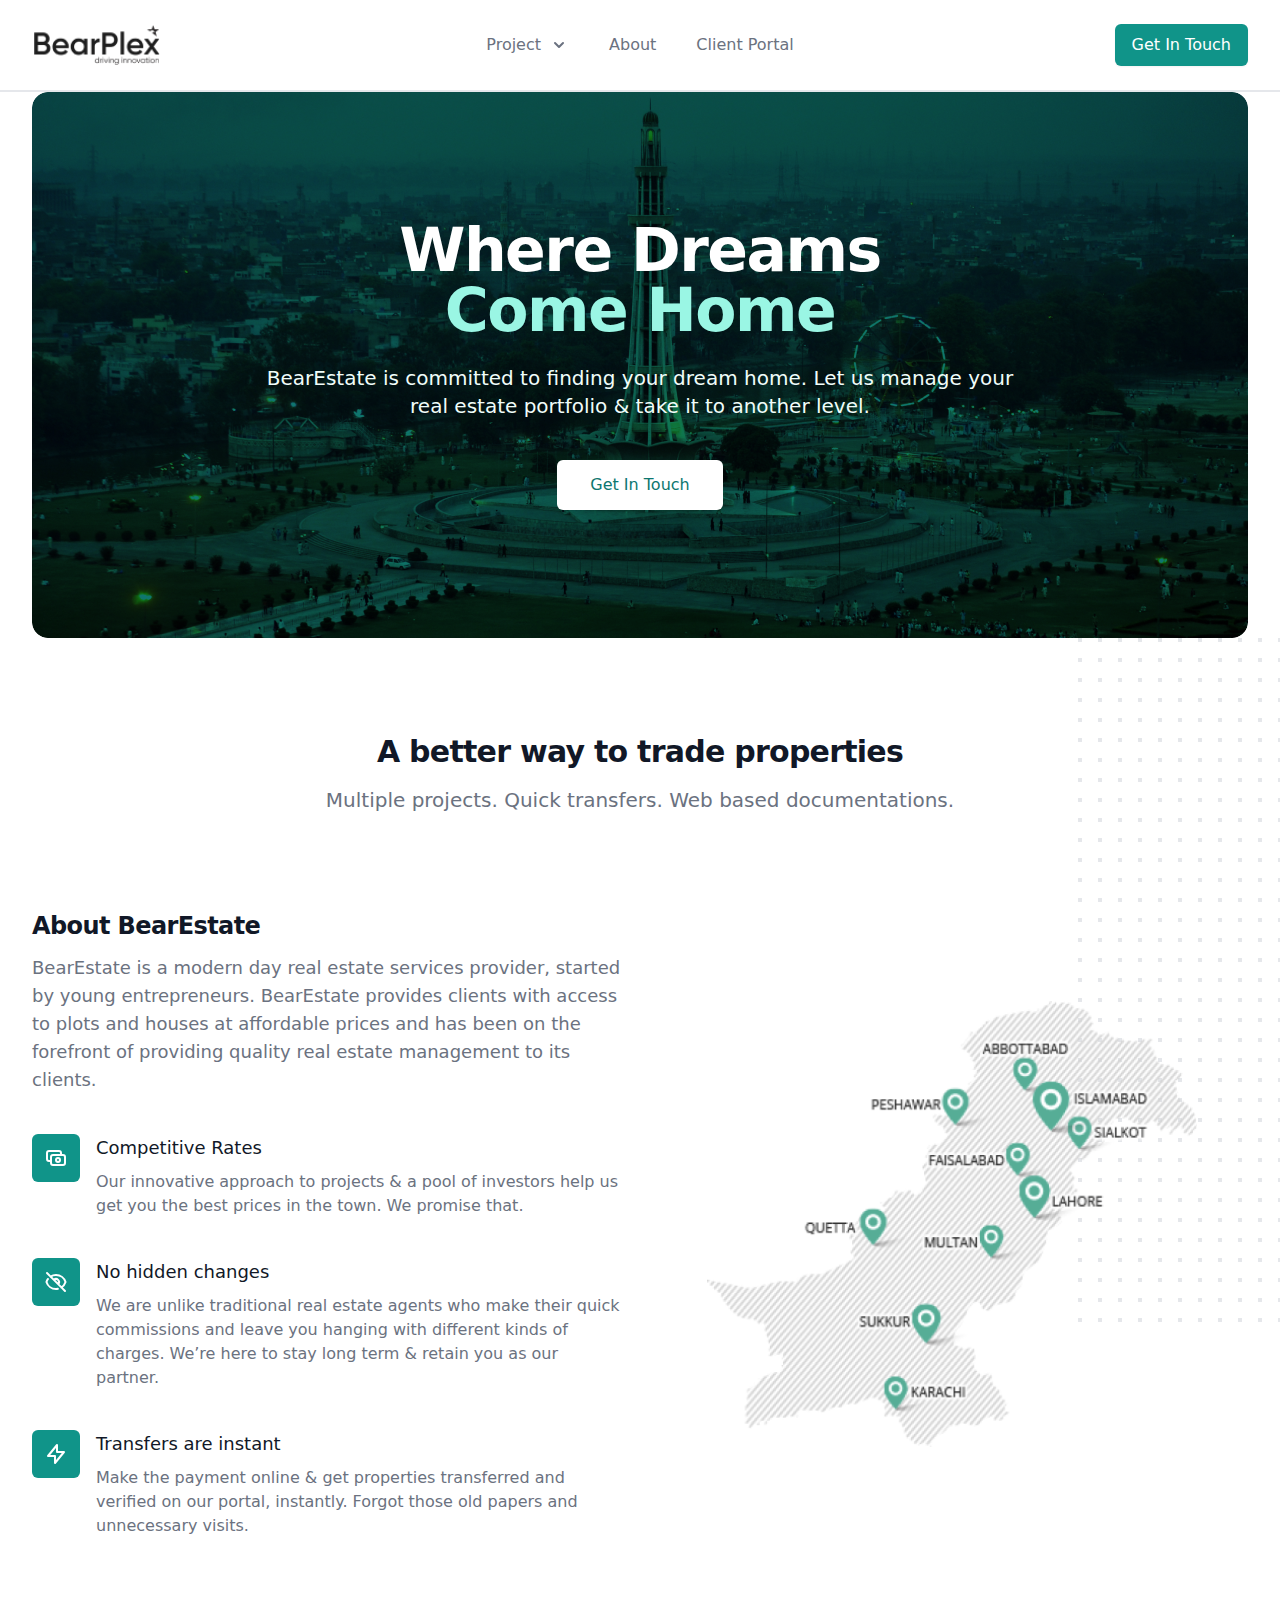
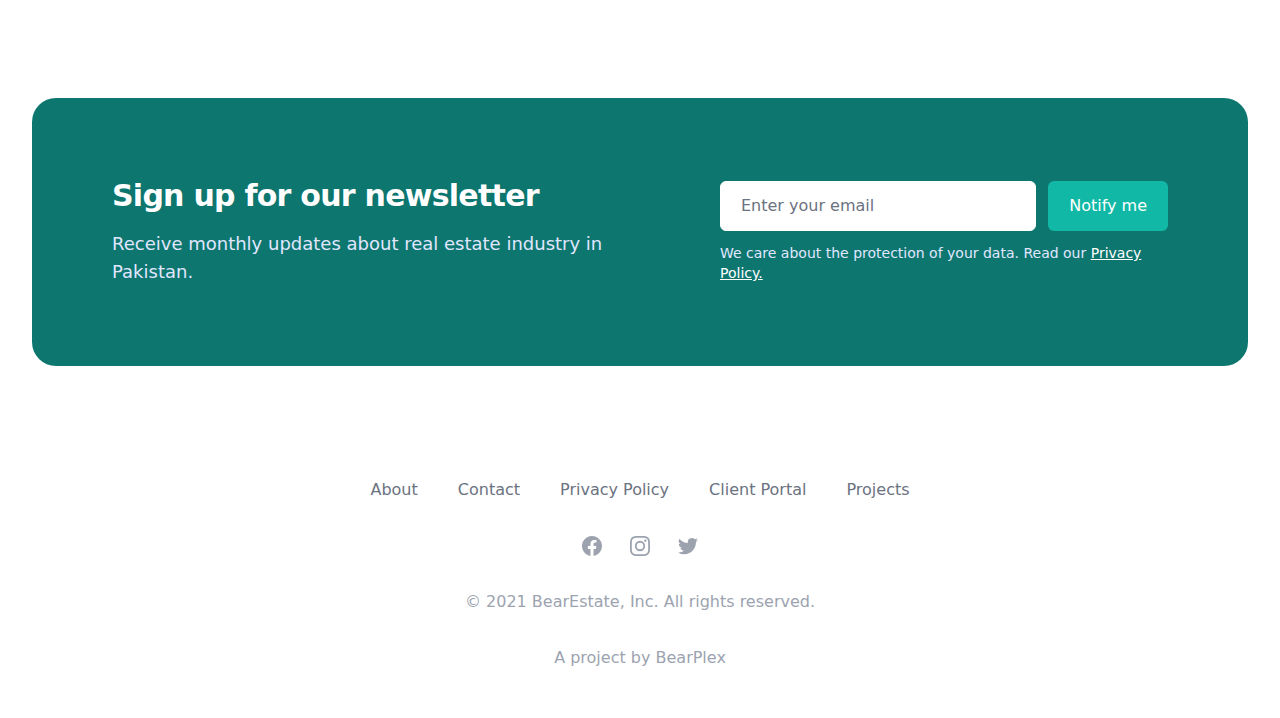
<file: about.html>
<!DOCTYPE html>
<html lang="en">

<head>
    <meta charset="UTF-8">
    <meta http-equiv="X-UA-Compatible" content="IE=edge">
    <meta name="viewport" content="width=device-width, initial-scale=1.0">
    <title>About</title>
    <link rel="stylesheet" href="./assets/css/tailwind.css">
    <link rel="stylesheet" href="./assets/css/style.css">
</head>

<body>
    <!-- This example requires Tailwind CSS v2.0+ -->
    <main>
        <div class="min-h-screen bg-white">
            <div class="relative bg-white">
                <div
                    class="flex justify-between items-center max-w-7xl mx-auto px-4 py-6 sm:px-6 md:justify-start md:space-x-10 lg:px-8  border-b-2">
                    <div class="flex justify-start lg:w-0 lg:flex-1">
                        <a href="index.html">
                            <span class="sr-only">BearPlex</span>
                            <img class="h-8 w-auto sm:h-10" src="./assets/images/Bearplex-logo-black.png" alt="">
                        </a>
                    </div>
                    <div class="-mr-2 -my-2 md:hidden">
                        <button type="button" id="OpenSidebar"
                            class="bg-white rounded-md p-2 inline-flex items-center justify-center text-gray-400 hover:text-gray-500 hover:bg-gray-100 focus:outline-none focus:ring-2 focus:ring-inset focus:ring-indigo-500"
                            aria-expanded="false">
                            <span class="sr-only">Open menu</span>
                            <!-- Heroicon name: outline/menu -->
                            <svg class="h-6 w-6" xmlns="http://www.w3.org/2000/svg" fill="none" viewBox="0 0 24 24"
                                stroke="currentColor" aria-hidden="true">
                                <path stroke-linecap="round" stroke-linejoin="round" stroke-width="2"
                                    d="M4 6h16M4 12h16M4 18h16" />
                            </svg>
                        </button>
                    </div>
                    <nav class="hidden md:flex space-x-10">
                        <div class="relative">
                            <button type="button" id="ProjectDropDownButton"
                                class="relative  rounded-md inline-flex items-center text-base font-medium text-gray-500 hover:text-gray-900"
                                aria-expanded="false">
                                <span>Project</span>
                                <svg class="text-gray-500 ml-2 h-5 w-5 group-hover:text-gray-500"
                                    xmlns="http://www.w3.org/2000/svg" viewBox="0 0 20 20" fill="currentColor"
                                    aria-hidden="true">
                                    <path fill-rule="evenodd"
                                        d="M5.293 7.293a1 1 0 011.414 0L10 10.586l3.293-3.293a1 1 0 111.414 1.414l-4 4a1 1 0 01-1.414 0l-4-4a1 1 0 010-1.414z"
                                        clip-rule="evenodd" />
                                </svg>
                            </button>
                            <div id="ProjectDropDown"
                                class="hidden absolute z-10 -ml-4 mt-3 transform px-2 w-screen max-w-md sm:px-0 lg:ml-0 lg:left-1/2 lg:-translate-x-1/2">
                                <div class="rounded-lg shadow-lg ring-1 ring-black ring-opacity-5 overflow-hidden">
                                    <div class="relative grid gap-6 bg-white px-5 py-6 sm:gap-8 sm:p-8">
                                        <a href="Pricing.html"
                                            class="-m-3 p-3 flex items-start rounded-lg hover:bg-gray-50">
                                            <!-- Heroicon name: outline/chart-bar -->
                                            <img src="./assets/images/al-jalil-logo.png" alt="">
                                            <div class="ml-4">
                                                <p class="text-base font-medium text-gray-900 ml-3">
                                                    West Marina - Al Noor Orchard
                                                </p>
                                                <p class="mt-1 text-sm text-gray-500 ml-3">
                                                    Placed on Main Sharakpur Road. A Project of Al Jalil Developers.
                                                </p>
                                            </div>
                                        </a>
                                        <a href="#" class="-m-3 p-3 flex items-start rounded-lg hover:bg-gray-50">
                                            <!-- Heroicon name: outline/cursor-click -->
                                            <img src="./assets/images/lahore-city.png" alt="">
                                            <div class="ml-4">
                                                <p class="text-base font-medium text-gray-900">
                                                    Lahore Smart City
                                                </p>
                                                <p class="mt-1 text-sm text-gray-500">
                                                    A Project of Habib Rafiq (Pvt.)Ltd, on Lahore Ring Road &amp; M11
                                                    Motorway
                                                </p>
                                            </div>
                                        </a>
                                        <a href="#" class="-m-3 p-3 flex items-start rounded-lg hover:bg-gray-50">
                                            <!-- Heroicon name: outline/shield-check -->
                                            <img src="./assets/images/kaneez-logo.png" alt="">
                                            <div class="ml-4">
                                                <p class="text-base font-medium text-gray-900 ml-7">
                                                    Kings Park Gwadar
                                                </p>
                                                <p class="mt-1 text-sm text-gray-500 ml-7">
                                                    A Category NOC, approved by GDA. Located at Gwadar 'Zero point' with
                                                    3 years plans.
                                                </p>
                                            </div>
                                        </a>
                                    </div>
                                    <div
                                        class="px-5 py-5 bg-gray-50 space-y-6 flex justify-center sm:space-y-0 sm:space-x-10 sm:px-8">
                                        <div class="flow-root">
                                            <a href="tel:+923202000002" target="_blank"
                                                class="-m-3 p-3 flex items-center rounded-md text-base font-medium text-gray-900 hover:bg-gray-100">
                                                <!-- Heroicon name: outline/phone -->
                                                <svg class="flex-shrink-0 h-6 w-6 text-gray-400"
                                                    xmlns="http://www.w3.org/2000/svg" fill="none" viewBox="0 0 24 24"
                                                    stroke="currentColor" aria-hidden="true">
                                                    <path stroke-linecap="round" stroke-linejoin="round"
                                                        stroke-width="2"
                                                        d="M3 5a2 2 0 012-2h3.28a1 1 0 01.948.684l1.498 4.493a1 1 0 01-.502 1.21l-2.257 1.13a11.042 11.042 0 005.516 5.516l1.13-2.257a1 1 0 011.21-.502l4.493 1.498a1 1 0 01.684.949V19a2 2 0 01-2 2h-1C9.716 21 3 14.284 3 6V5z">
                                                    </path>
                                                </svg>
                                                <span class="ml-3">Contact Sales</span>
                                            </a>
                                        </div>
                                    </div>
                                </div>
                            </div>
                        </div>


                        <a href="about.html" class="text-base font-medium text-gray-500 hover:text-gray-900">
                            About
                        </a>

                        <a href="sign-in.html" class="text-base font-medium text-gray-500 hover:text-gray-900">
                            Client Portal
                        </a>
                    </nav>
                    <div class="hidden md:flex items-center justify-end md:flex-1 lg:w-0">
                        <a href="Contact-us.html"
                            class="ml-8 whitespace-nowrap inline-flex items-center justify-center px-4 py-2 border border-transparent rounded-md shadow-sm text-base font-medium text-white bg-teal-600 hover:bg-teal-700">
                            Get In Touch
                        </a>
                    </div>
                </div>
                <div id="MobileSidebar"
                    class="absolute z-30 top-0 inset-x-0 p-2 transition transform origin-top-right hidden">
                    <div
                        class="rounded-lg shadow-lg ring-1 ring-black ring-opacity-5 bg-white divide-y-2 divide-gray-50">
                        <div class="pt-5 pb-6 px-5">
                            <div class="flex items-center justify-between">
                                <a href="index.html">
                                    <img class="h-8 w-auto" src="./assets/images/Bearplex-logo-black.png"
                                        alt="BearPlex">
                                </a>
                                <div class="-mr-2">
                                    <button type="button" id="CloseSidebar"
                                        class="bg-white rounded-md p-2 inline-flex items-center justify-center text-gray-400 hover:text-gray-500 hover:bg-gray-100 focus:outline-none focus:ring-2 focus:ring-inset focus:ring-indigo-500">
                                        <span class="sr-only">Close menu</span>
                                        <!-- Heroicon name: outline/x -->
                                        <svg class="h-6 w-6" xmlns="http://www.w3.org/2000/svg" fill="none"
                                            viewBox="0 0 24 24" stroke="currentColor" aria-hidden="true">
                                            <path stroke-linecap="round" stroke-linejoin="round" stroke-width="2"
                                                d="M6 18L18 6M6 6l12 12" />
                                        </svg>
                                    </button>
                                </div>
                            </div>
                        </div>
                        <div class="py-6 px-5">
                            <div class="grid grid-cols-1 gap-4">
                                <div class="relative">
                                    <button type="button" id="ProjectDropDownButtonMob"
                                        class="text-gray-900 group bg-white rounded-md inline-flex items-center text-base font-medium hover:text-gray-700 focus:outline-none "
                                        aria-expanded="false">
                                        <span>Project</span>
                                        <svg class="text-gray-900 ml-2 h-5 w-5 group-hover:text-gray-700"
                                            xmlns="http://www.w3.org/2000/svg" viewBox="0 0 20 20" fill="currentColor"
                                            aria-hidden="true">
                                            <path fill-rule="evenodd"
                                                d="M5.293 7.293a1 1 0 011.414 0L10 10.586l3.293-3.293a1 1 0 111.414 1.414l-4 4a1 1 0 01-1.414 0l-4-4a1 1 0 010-1.414z"
                                                clip-rule="evenodd" />
                                        </svg>
                                    </button>
                                    <div id="ProjectDropDownMob"
                                        class="hidden relative z-10 -ml-4 mt-3 transform px-2 w-full">
                                        <div
                                            class="rounded-lg shadow-lg ring-1 ring-black ring-opacity-5 overflow-hidden">
                                            <div class="relative grid gap-6 bg-white px-5 py-6 sm:gap-8 sm:p-8">
                                                <a href="Pricing.html"
                                                    class="-m-3 p-3 flex items-start rounded-lg hover:bg-gray-50">
                                                    <!-- Heroicon name: outline/chart-bar -->
                                                    <img src="./assets/images/al-jalil-logo.png" alt="">
                                                    <div class="ml-4">
                                                        <p class="text-sm font-medium text-gray-900 ml-3">
                                                            West Marina - Al Noor Orchard
                                                        </p>
                                                        <p class="mt-1 text-xs text-gray-500 ml-3">
                                                            Placed on Main Sharakpur Road. A Project of Al Jalil
                                                            Developers.
                                                        </p>
                                                    </div>
                                                </a>
                                                <a href="#"
                                                    class="-m-3 p-3 flex items-start rounded-lg hover:bg-gray-50">
                                                    <!-- Heroicon name: outline/cursor-click -->
                                                    <img src="./assets/images/lahore-city.png" alt="">
                                                    <div class="ml-4">
                                                        <p class="text-sm font-medium text-gray-900">
                                                            Lahore Smart City
                                                        </p>
                                                        <p class="mt-1 text-xs text-gray-500">
                                                            A Project of Habib Rafiq (Pvt.)Ltd, on Lahore Ring Road
                                                            &amp; M11
                                                            Motorway
                                                        </p>
                                                    </div>
                                                </a>
                                                <a href="#"
                                                    class="-m-3 p-3 flex items-start rounded-lg hover:bg-gray-50">
                                                    <!-- Heroicon name: outline/shield-check -->
                                                    <img src="./assets/images/kaneez-logo.png" alt="">
                                                    <div class="ml-4">
                                                        <p class="text-sm font-medium text-gray-900 ml-7">
                                                            Kings Park Gwadar
                                                        </p>
                                                        <p class="mt-1 text-xs text-gray-500 ml-7">
                                                            A Category NOC, approved by GDA. Located at Gwadar 'Zero
                                                            point' with
                                                            3 years plans.
                                                        </p>
                                                    </div>
                                                </a>
                                            </div>
                                            <div
                                                class="px-5 py-5 bg-gray-50 space-y-6 flex justify-center sm:space-y-0 sm:space-x-10 sm:px-8">
                                                <div class="flow-root">
                                                    <a href="tel:+923202000002" target="_blank"
                                                        class="-m-3 p-3 flex items-center rounded-md text-xs font-medium text-gray-900 hover:bg-gray-100">
                                                        <!-- Heroicon name: outline/phone -->
                                                        <svg class="flex-shrink-0 h-6 w-6 text-gray-400"
                                                            xmlns="http://www.w3.org/2000/svg" fill="none"
                                                            viewBox="0 0 24 24" stroke="currentColor"
                                                            aria-hidden="true">
                                                            <path stroke-linecap="round" stroke-linejoin="round"
                                                                stroke-width="2"
                                                                d="M3 5a2 2 0 012-2h3.28a1 1 0 01.948.684l1.498 4.493a1 1 0 01-.502 1.21l-2.257 1.13a11.042 11.042 0 005.516 5.516l1.13-2.257a1 1 0 011.21-.502l4.493 1.498a1 1 0 01.684.949V19a2 2 0 01-2 2h-1C9.716 21 3 14.284 3 6V5z">
                                                            </path>
                                                        </svg>
                                                        <span class="ml-3">Contact Sales</span>
                                                    </a>
                                                </div>
                                            </div>
                                        </div>
                                    </div>
                                </div>

                                <a href="about" class="text-base font-medium text-gray-900 hover:text-gray-700">
                                    About
                                </a>

                                <a href="sign-in.html" class="text-base font-medium text-gray-900 hover:text-gray-700">
                                    Client Portal
                                </a>
                            </div>
                            <div class="mt-6">
                                <a href="Contact-us.html"
                                    class="w-full flex items-center justify-center px-4 py-2 border border-transparent rounded-md shadow-sm text-base font-medium text-white bg-teal-600 hover:bg-teal-700">
                                    Get In Touch
                                </a>
                            </div>
                        </div>
                    </div>
                </div>
            </div>
            </header>
            <div>
                <!-- Hero card -->
                <div class="relative">
                    <div class="absolute inset-x-0 bottom-0 h-1/2 bg-white"></div>
                    <div class="max-w-7xl mx-auto sm:px-6 lg:px-8">
                        <div class="relative sm:rounded-2xl sm:overflow-hidden">
                            <div class="absolute top-0 left-0 w-full h-full">
                                <img class="h-full w-full object-cover" src="./assets/images/Card.png"
                                    alt="People working on laptops">
                            </div>
                            <div class="relative px-4 py-16 sm:px-6 sm:py-24 lg:py-32 lg:px-8">
                                <h1
                                    class="text-center text-3xl md:text-4xl font-extrabold tracking-tight sm:text-5xl lg:text-6xl">
                                    <span class="block text-white">Where Dreams</span>
                                    <span class="block text-teal-200">Come Home</span>
                                </h1>
                                <p
                                    class="mt-6 max-w-lg mx-auto text-center text-sm md:text-xl text-teal-50 sm:max-w-3xl">
                                    BearEstate is committed to finding your dream home. Let us manage your real estate
                                    portfolio & take it to another level.
                                </p>
                                <div class="mt-10 max-w-sm w-max mx-auto sm:max-w-none sm:flex sm:justify-center">
                                    <a href="contact-us.html"
                                        class="flex items-center justify-center px-4 py-3 border border-transparent text-sm md:text-base font-medium rounded-md shadow-sm text-teal-700 bg-white hover:bg-teal-50 sm:px-8">
                                        Get In Touch
                                    </a>
                                </div>
                            </div>
                        </div>
                    </div>
                </div>
            </div>
            <!-- This example requires Tailwind CSS v2.0+ -->
            <div class="py-16 bg-white overflow-hidden lg:py-24">
                <div class="relative max-w-xl mx-auto px-4 sm:px-6 lg:px-8 lg:max-w-7xl">
                    <svg class="hidden lg:block absolute left-full transform -translate-x-1/2 -translate-y-1/4"
                        width="404" height="784" fill="none" viewBox="0 0 404 784" aria-hidden="true">
                        <defs>
                            <pattern id="b1e6e422-73f8-40a6-b5d9-c8586e37e0e7" x="0" y="0" width="20" height="20"
                                patternUnits="userSpaceOnUse">
                                <rect x="0" y="0" width="4" height="4" class="text-gray-200" fill="currentColor" />
                            </pattern>
                        </defs>
                        <rect width="404" height="784" fill="url(#b1e6e422-73f8-40a6-b5d9-c8586e37e0e7)" />
                    </svg>

                    <div class="relative">
                        <h2
                            class="text-center text-2xl md:text-3xl leading-8 font-extrabold tracking-tight text-gray-900">
                            A better way to trade properties
                        </h2>
                        <p class="mt-4 max-w-3xl mx-auto text-center text-sm md:text-xl text-gray-500">
                            Multiple projects. Quick transfers. Web based documentations.
                        </p>
                    </div>

                    <div class="relative mt-12 lg:mt-24 lg:grid lg:grid-cols-2 lg:gap-8 lg:items-center">
                        <div class="relative">
                            <h3 class="text-xl md:text-2xl font-extrabold text-gray-900 tracking-tight sm:text-3xl">
                                About BearEstate
                            </h3>
                            <p class="mt-3 text-sm md:text-lg text-gray-500">
                                BearEstate is a modern day real estate services provider, started by young
                                entrepreneurs. BearEstate provides clients with access to plots and houses at affordable
                                prices and has been on the forefront of providing quality real estate management to its
                                clients.
                            </p>

                            <dl class="mt-10 space-y-10">
                                <div class="relative">
                                    <dt>
                                        <div
                                            class="absolute flex items-center justify-center h-8 md:h-12 w-8 md:w-12 rounded-md bg-teal-600 text-white">
                                            <!-- Heroicon name: outline/globe-alt -->
                                            <svg xmlns="http://www.w3.org/2000/svg" class="h-6 w-6" fill="none"
                                                viewBox="0 0 24 24" stroke="currentColor">
                                                <path stroke-linecap="round" stroke-linejoin="round" stroke-width="2"
                                                    d="M17 9V7a2 2 0 00-2-2H5a2 2 0 00-2 2v6a2 2 0 002 2h2m2 4h10a2 2 0 002-2v-6a2 2 0 00-2-2H9a2 2 0 00-2 2v6a2 2 0 002 2zm7-5a2 2 0 11-4 0 2 2 0 014 0z" />
                                            </svg>
                                        </div>
                                        <p
                                            class="ml-10 md:ml-16 text-sm md:text-lg leading-6 font-medium text-gray-900">
                                            Competitive Rates
                                        </p>
                                    </dt>
                                    <dd class="mt-2 ml-10 md:ml-16 text-xs md:text-base text-gray-500">
                                        Our innovative approach to projects & a pool of investors help us get you the
                                        best prices in the town. We promise that.
                                    </dd>
                                </div>

                                <div class="relative">
                                    <dt>
                                        <div
                                            class="absolute flex items-center justify-center h-8 md:h-12 w-8 md:w-12 rounded-md bg-teal-600 text-white">
                                            <!-- Heroicon name: outline/scale -->
                                            <svg xmlns="http://www.w3.org/2000/svg" class="h-6 w-6" fill="none"
                                                viewBox="0 0 24 24" stroke="currentColor">
                                                <path stroke-linecap="round" stroke-linejoin="round" stroke-width="2"
                                                    d="M13.875 18.825A10.05 10.05 0 0112 19c-4.478 0-8.268-2.943-9.543-7a9.97 9.97 0 011.563-3.029m5.858.908a3 3 0 114.243 4.243M9.878 9.878l4.242 4.242M9.88 9.88l-3.29-3.29m7.532 7.532l3.29 3.29M3 3l3.59 3.59m0 0A9.953 9.953 0 0112 5c4.478 0 8.268 2.943 9.543 7a10.025 10.025 0 01-4.132 5.411m0 0L21 21" />
                                            </svg>
                                        </div>
                                        <p
                                            class="ml-10 md:ml-16 text-sm md:text-lg leading-6 font-medium text-gray-900">
                                            No hidden
                                            changes
                                        </p>
                                    </dt>
                                    <dd class="mt-2 ml-10 md:ml-16 text-xs md:text-base text-gray-500">
                                        We are unlike traditional real estate agents who make their quick commissions
                                        and leave you hanging with different kinds of charges. We’re here to stay long
                                        term & retain you as our partner.
                                    </dd>
                                </div>

                                <div class="relative">
                                    <dt>
                                        <div
                                            class="absolute flex items-center justify-center h-8 md:h-12 w-8 md:w-12 rounded-md bg-teal-600 text-white">
                                            <!-- Heroicon name: outline/lightning-bolt -->
                                            <svg class="h-4 md:h-6 w-4 md:w-6" xmlns="http://www.w3.org/2000/svg"
                                                fill="none" viewBox="0 0 24 24" stroke="currentColor"
                                                aria-hidden="true">
                                                <path stroke-linecap="round" stroke-linejoin="round" stroke-width="2"
                                                    d="M13 10V3L4 14h7v7l9-11h-7z" />
                                            </svg>
                                        </div>
                                        <p
                                            class="ml-10 md:ml-16 text-sm md:text-lg leading-6 font-medium text-gray-900">
                                            Transfers are
                                            instant</p>
                                    </dt>
                                    <dd class="mt-2 ml-10 md:ml-16 text-xs md:text-base text-gray-500">
                                        Make the payment online & get properties transferred and verified on our portal,
                                        instantly. Forgot those old papers and unnecessary visits.
                                    </dd>
                                </div>
                            </dl>
                        </div>

                        <div class="mt-10 -mx-4 relative lg:mt-0" aria-hidden="true">
                            <svg class="absolute left-1/2 transform -translate-x-1/2 translate-y-16 lg:hidden"
                                width="784" height="404" fill="none" viewBox="0 0 784 404">
                                <defs>
                                    <pattern id="ca9667ae-9f92-4be7-abcb-9e3d727f2941" x="0" y="0" width="20"
                                        height="20" patternUnits="userSpaceOnUse">
                                        <rect x="0" y="0" width="4" height="4" class="text-gray-200"
                                            fill="currentColor" />
                                    </pattern>
                                </defs>
                                <rect width="784" height="404" fill="url(#ca9667ae-9f92-4be7-abcb-9e3d727f2941)" />
                            </svg>
                            <img class="relative mx-auto" width="490" src="./assets/images/map.png" alt="">
                        </div>
                    </div>
                </div>
            </div>

            <!--
  This example requires Tailwind CSS v2.0+ 
  
  This example requires some changes to your config:
  
  ```
  // tailwind.config.js
  module.exports = {
    // ...
    plugins: [
      // ...
      require('@tailwindcss/forms'),
    ]
  }
  ```
-->
            <div class="bg-white">
                <div class="max-w-7xl mx-auto px-4 py-12 sm:px-6 lg:py-16 lg:px-8">
                    <div class="py-10 px-6 bg-teal-700 rounded-3xl sm:py-16 sm:px-12 lg:p-20 lg:flex lg:items-center">
                        <div class="lg:w-0 lg:flex-1">
                            <h2 class="text-lg md:text-3xl font-extrabold tracking-tight text-white">
                                Sign up for our newsletter
                            </h2>
                            <p class="mt-4 max-w-3xl text-sm md:text-lg text-indigo-100">
                                Receive monthly updates about real estate industry in Pakistan.
                            </p>
                        </div>
                        <div class="mt-8 md:mt-12 sm:w-full sm:max-w-md lg:mt-0 lg:ml-8 lg:flex-1">
                            <form class="sm:flex">
                                <label for="emailAddress" class="sr-only">Email address</label>
                                <input id="emailAddress" name="emailAddress" type="email" autocomplete="email" required
                                    class="w-full border-white px-5 py-3 placeholder-gray-500 rounded-md"
                                    placeholder="Enter your email">
                                <button type="submit"
                                    class="mt-3 w-full flex items-center justify-center px-5 py-2 md:py-3 border border-transparent text-sm md:text-base font-medium rounded-md text-white bg-teal-500 sm:mt-0 sm:ml-3 sm:w-auto sm:flex-shrink-0">
                                    Notify me
                                </button>
                            </form>
                            <p class="mt-3 text-xs md:text-sm text-indigo-100">
                                We care about the protection of your data. Read our
                                <a href="#" class="text-white font-medium underline">
                                    Privacy Policy.
                                </a>
                            </p>
                        </div>
                    </div>
                </div>
            </div>
            <footer class="bg-white">
                <div class="max-w-7xl mx-auto py-12 px-4 overflow-hidden sm:px-6 lg:px-8">
                    <nav class="-mx-5 -my-2 flex flex-wrap justify-center" aria-label="Footer">
                        <div class="px-5 py-2">
                            <a href="about.html" class="text-base text-gray-500 hover:text-gray-900">
                                About
                            </a>
                        </div>

                        <div class="px-5 py-2">
                            <a href="Contact-us.html" class="text-base text-gray-500 hover:text-gray-900">
                                Contact
                            </a>
                        </div>

                        <div class="px-5 py-2">
                            <a href="#" class="text-base text-gray-500 hover:text-gray-900">
                                Privacy Policy
                            </a>
                        </div>

                        <div class="px-5 py-2">
                            <a href="sign-in.html" class="text-base text-gray-500 hover:text-gray-900">
                                Client Portal
                            </a>
                        </div>

                        <div class="px-5 py-2">
                            <a href="#" class="text-base text-gray-500 hover:text-gray-900">
                                Projects
                            </a>
                        </div>
                    </nav>
                    <div class="mt-8 flex justify-center space-x-6">
                        <a href="#" class="text-gray-400 hover:text-gray-500">
                            <span class="sr-only">Facebook</span>
                            <svg class="h-6 w-6" fill="currentColor" viewBox="0 0 24 24" aria-hidden="true">
                                <path fill-rule="evenodd"
                                    d="M22 12c0-5.523-4.477-10-10-10S2 6.477 2 12c0 4.991 3.657 9.128 8.438 9.878v-6.987h-2.54V12h2.54V9.797c0-2.506 1.492-3.89 3.777-3.89 1.094 0 2.238.195 2.238.195v2.46h-1.26c-1.243 0-1.63.771-1.63 1.562V12h2.773l-.443 2.89h-2.33v6.988C18.343 21.128 22 16.991 22 12z"
                                    clip-rule="evenodd" />
                            </svg>
                        </a>

                        <a href="#" class="text-gray-400 hover:text-gray-500">
                            <span class="sr-only">Instagram</span>
                            <svg class="h-6 w-6" fill="currentColor" viewBox="0 0 24 24" aria-hidden="true">
                                <path fill-rule="evenodd"
                                    d="M12.315 2c2.43 0 2.784.013 3.808.06 1.064.049 1.791.218 2.427.465a4.902 4.902 0 011.772 1.153 4.902 4.902 0 011.153 1.772c.247.636.416 1.363.465 2.427.048 1.067.06 1.407.06 4.123v.08c0 2.643-.012 2.987-.06 4.043-.049 1.064-.218 1.791-.465 2.427a4.902 4.902 0 01-1.153 1.772 4.902 4.902 0 01-1.772 1.153c-.636.247-1.363.416-2.427.465-1.067.048-1.407.06-4.123.06h-.08c-2.643 0-2.987-.012-4.043-.06-1.064-.049-1.791-.218-2.427-.465a4.902 4.902 0 01-1.772-1.153 4.902 4.902 0 01-1.153-1.772c-.247-.636-.416-1.363-.465-2.427-.047-1.024-.06-1.379-.06-3.808v-.63c0-2.43.013-2.784.06-3.808.049-1.064.218-1.791.465-2.427a4.902 4.902 0 011.153-1.772A4.902 4.902 0 015.45 2.525c.636-.247 1.363-.416 2.427-.465C8.901 2.013 9.256 2 11.685 2h.63zm-.081 1.802h-.468c-2.456 0-2.784.011-3.807.058-.975.045-1.504.207-1.857.344-.467.182-.8.398-1.15.748-.35.35-.566.683-.748 1.15-.137.353-.3.882-.344 1.857-.047 1.023-.058 1.351-.058 3.807v.468c0 2.456.011 2.784.058 3.807.045.975.207 1.504.344 1.857.182.466.399.8.748 1.15.35.35.683.566 1.15.748.353.137.882.3 1.857.344 1.054.048 1.37.058 4.041.058h.08c2.597 0 2.917-.01 3.96-.058.976-.045 1.505-.207 1.858-.344.466-.182.8-.398 1.15-.748.35-.35.566-.683.748-1.15.137-.353.3-.882.344-1.857.048-1.055.058-1.37.058-4.041v-.08c0-2.597-.01-2.917-.058-3.96-.045-.976-.207-1.505-.344-1.858a3.097 3.097 0 00-.748-1.15 3.098 3.098 0 00-1.15-.748c-.353-.137-.882-.3-1.857-.344-1.023-.047-1.351-.058-3.807-.058zM12 6.865a5.135 5.135 0 110 10.27 5.135 5.135 0 010-10.27zm0 1.802a3.333 3.333 0 100 6.666 3.333 3.333 0 000-6.666zm5.338-3.205a1.2 1.2 0 110 2.4 1.2 1.2 0 010-2.4z"
                                    clip-rule="evenodd" />
                            </svg>
                        </a>

                        <a href="#" class="text-gray-400 hover:text-gray-500">
                            <span class="sr-only">Twitter</span>
                            <svg class="h-6 w-6" fill="currentColor" viewBox="0 0 24 24" aria-hidden="true">
                                <path
                                    d="M8.29 20.251c7.547 0 11.675-6.253 11.675-11.675 0-.178 0-.355-.012-.53A8.348 8.348 0 0022 5.92a8.19 8.19 0 01-2.357.646 4.118 4.118 0 001.804-2.27 8.224 8.224 0 01-2.605.996 4.107 4.107 0 00-6.993 3.743 11.65 11.65 0 01-8.457-4.287 4.106 4.106 0 001.27 5.477A4.072 4.072 0 012.8 9.713v.052a4.105 4.105 0 003.292 4.022 4.095 4.095 0 01-1.853.07 4.108 4.108 0 003.834 2.85A8.233 8.233 0 012 18.407a11.616 11.616 0 006.29 1.84" />
                            </svg>
                        </a>
                    </div>
                    <p class="mt-8 text-center text-base text-gray-400">
                        © 2021 BearEstate, Inc. All rights reserved.
                    </p>
                    <p class="mt-8 text-center text-base text-gray-400">
                        A project by BearPlex
                    </p>
                </div>
            </footer>

    </main>
    </div>
    <script src="https://code.jquery.com/jquery-3.6.0.min.js"></script>
    <script src="./assets/js/script.js"></script>
</body>

</html>
</file>
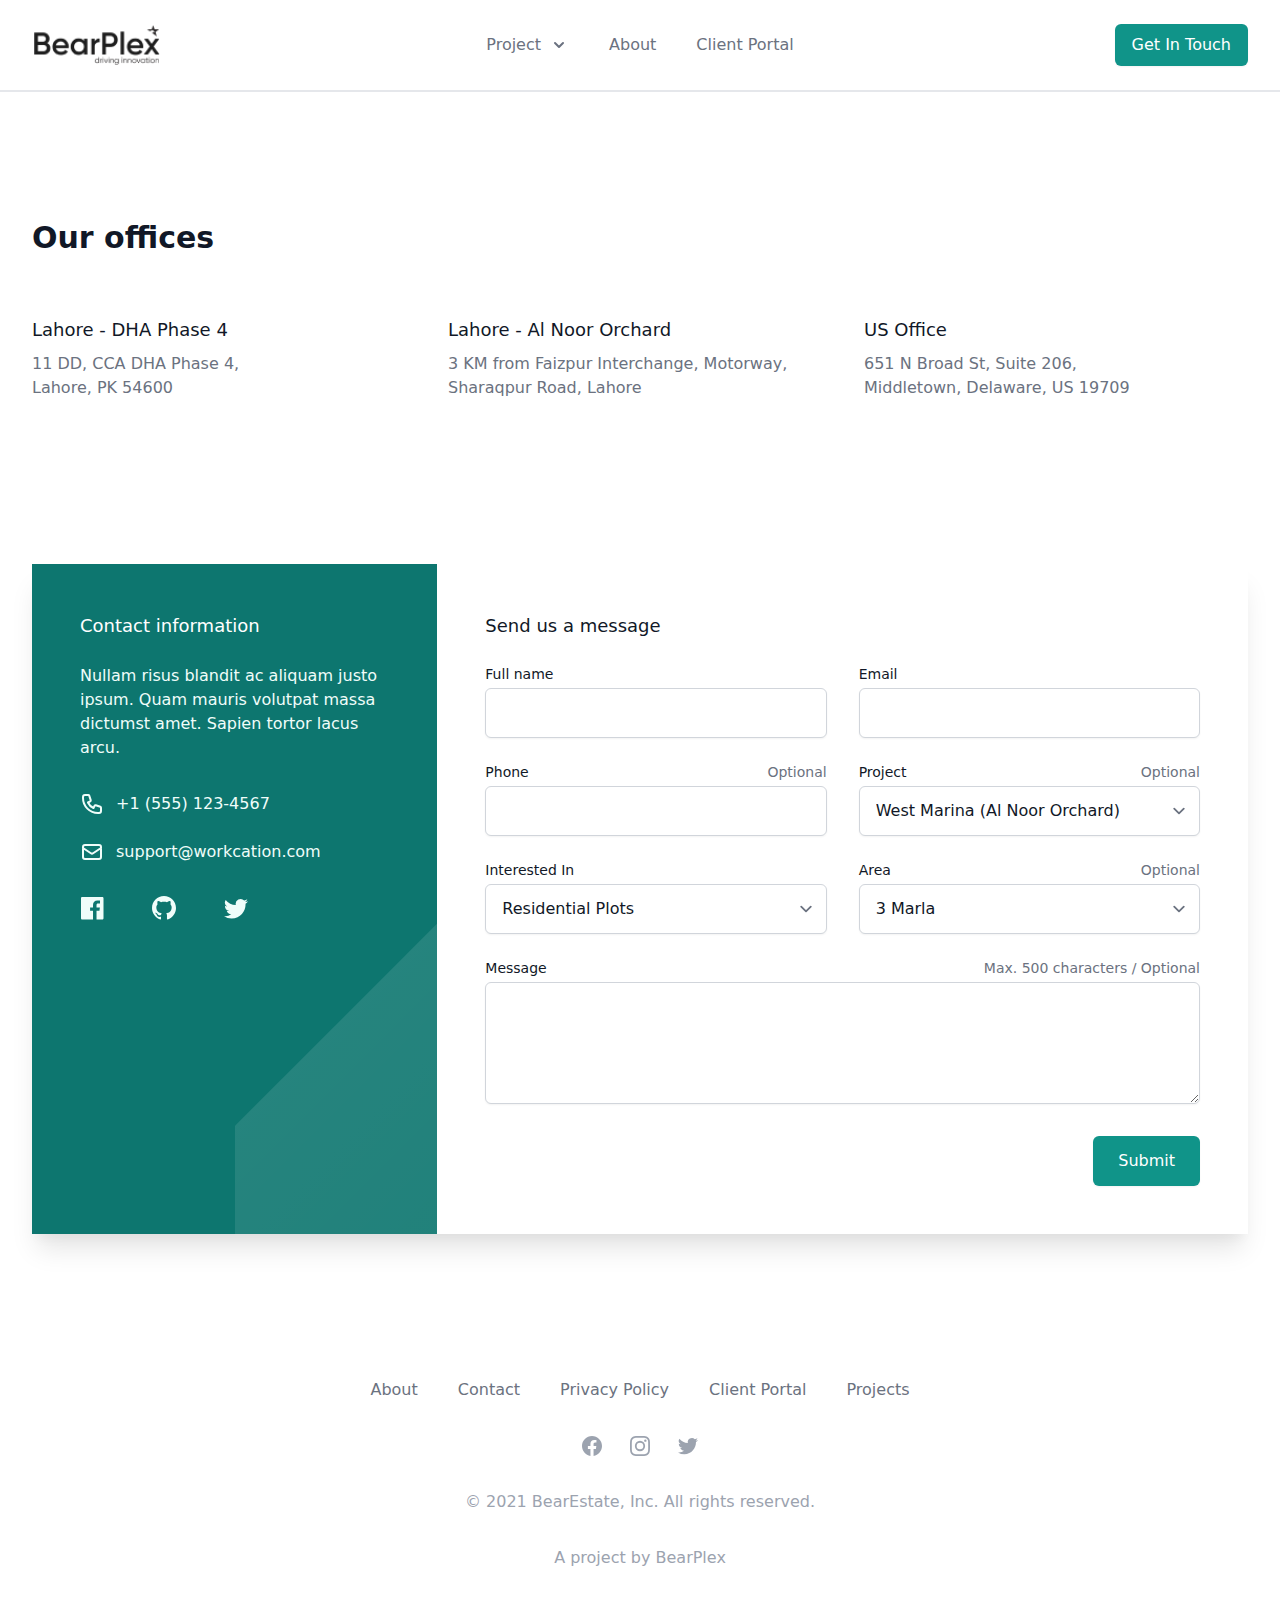
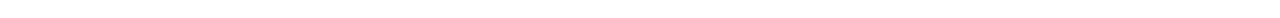
<file: Contact-us.html>
<!DOCTYPE html>
<html lang="en">

<head>
    <meta charset="UTF-8">
    <meta http-equiv="X-UA-Compatible" content="IE=edge">
    <meta name="viewport" content="width=device-width, initial-scale=1.0">
    <title>Contact Us</title>
    <link rel="stylesheet" href="./assets/css/tailwind.css">
    <link rel="stylesheet" href="./assets/css/style.css">
</head>
<header>
    <div class="relative bg-white">
        <div
            class="flex justify-between items-center max-w-7xl mx-auto px-4 py-6 sm:px-6 md:justify-start md:space-x-10 lg:px-8  border-b-2">
            <div class="flex justify-start lg:w-0 lg:flex-1">
                <a href="index.html">
                    <span class="sr-only">BearPlex</span>
                    <img class="h-8 w-auto sm:h-10" src="./assets/images/Bearplex-logo-black.png" alt="">
                </a>
            </div>
            <div class="-mr-2 -my-2 md:hidden">
                <button type="button" id="OpenSidebar"
                    class="bg-white rounded-md p-2 inline-flex items-center justify-center text-gray-400 hover:text-gray-500 hover:bg-gray-100 focus:outline-none focus:ring-2 focus:ring-inset focus:ring-indigo-500"
                    aria-expanded="false">
                    <span class="sr-only">Open menu</span>
                    <!-- Heroicon name: outline/menu -->
                    <svg class="h-6 w-6" xmlns="http://www.w3.org/2000/svg" fill="none" viewBox="0 0 24 24"
                        stroke="currentColor" aria-hidden="true">
                        <path stroke-linecap="round" stroke-linejoin="round" stroke-width="2"
                            d="M4 6h16M4 12h16M4 18h16" />
                    </svg>
                </button>
            </div>
            <nav class="hidden md:flex space-x-10">
                <div class="relative">
                    <button type="button" id="ProjectDropDownButton"
                        class="relative  rounded-md inline-flex items-center text-base font-medium text-gray-500 hover:text-gray-900"
                        aria-expanded="false">
                        <span>Project</span>
                        <svg class="text-gray-500 ml-2 h-5 w-5 group-hover:text-gray-500"
                            xmlns="http://www.w3.org/2000/svg" viewBox="0 0 20 20" fill="currentColor"
                            aria-hidden="true">
                            <path fill-rule="evenodd"
                                d="M5.293 7.293a1 1 0 011.414 0L10 10.586l3.293-3.293a1 1 0 111.414 1.414l-4 4a1 1 0 01-1.414 0l-4-4a1 1 0 010-1.414z"
                                clip-rule="evenodd" />
                        </svg>
                    </button>
                    <div id="ProjectDropDown"
                        class="hidden absolute z-10 -ml-4 mt-3 transform px-2 w-screen max-w-md sm:px-0 lg:ml-0 lg:left-1/2 lg:-translate-x-1/2">
                        <div class="rounded-lg shadow-lg ring-1 ring-black ring-opacity-5 overflow-hidden">
                            <div class="relative grid gap-6 bg-white px-5 py-6 sm:gap-8 sm:p-8">
                                <a href="Pricing.html" class="-m-3 p-3 flex items-start rounded-lg hover:bg-gray-50">
                                    <!-- Heroicon name: outline/chart-bar -->
                                    <img src="./assets/images/al-jalil-logo.png" alt="">
                                    <div class="ml-4">
                                        <p class="text-base font-medium text-gray-900 ml-3">
                                            West Marina - Al Noor Orchard
                                        </p>
                                        <p class="mt-1 text-sm text-gray-500 ml-3">
                                            Placed on Main Sharakpur Road. A Project of Al Jalil Developers.
                                        </p>
                                    </div>
                                </a>
                                <a href="#" class="-m-3 p-3 flex items-start rounded-lg hover:bg-gray-50">
                                    <!-- Heroicon name: outline/cursor-click -->
                                    <img src="./assets/images/lahore-city.png" alt="">
                                    <div class="ml-4">
                                        <p class="text-base font-medium text-gray-900">
                                            Lahore Smart City
                                        </p>
                                        <p class="mt-1 text-sm text-gray-500">
                                            A Project of Habib Rafiq (Pvt.)Ltd, on Lahore Ring Road &amp; M11
                                            Motorway
                                        </p>
                                    </div>
                                </a>
                                <a href="#" class="-m-3 p-3 flex items-start rounded-lg hover:bg-gray-50">
                                    <!-- Heroicon name: outline/shield-check -->
                                    <img src="./assets/images/kaneez-logo.png" alt="">
                                    <div class="ml-4">
                                        <p class="text-base font-medium text-gray-900 ml-7">
                                            Kings Park Gwadar
                                        </p>
                                        <p class="mt-1 text-sm text-gray-500 ml-7">
                                            A Category NOC, approved by GDA. Located at Gwadar 'Zero point' with
                                            3 years plans.
                                        </p>
                                    </div>
                                </a>
                            </div>
                            <div
                                class="px-5 py-5 bg-gray-50 space-y-6 flex justify-center sm:space-y-0 sm:space-x-10 sm:px-8">
                                <div class="flow-root">
                                    <a href="tel:+923202000002" target="_blank"
                                        class="-m-3 p-3 flex items-center rounded-md text-base font-medium text-gray-900 hover:bg-gray-100">
                                        <!-- Heroicon name: outline/phone -->
                                        <svg class="flex-shrink-0 h-6 w-6 text-gray-400"
                                            xmlns="http://www.w3.org/2000/svg" fill="none" viewBox="0 0 24 24"
                                            stroke="currentColor" aria-hidden="true">
                                            <path stroke-linecap="round" stroke-linejoin="round" stroke-width="2"
                                                d="M3 5a2 2 0 012-2h3.28a1 1 0 01.948.684l1.498 4.493a1 1 0 01-.502 1.21l-2.257 1.13a11.042 11.042 0 005.516 5.516l1.13-2.257a1 1 0 011.21-.502l4.493 1.498a1 1 0 01.684.949V19a2 2 0 01-2 2h-1C9.716 21 3 14.284 3 6V5z">
                                            </path>
                                        </svg>
                                        <span class="ml-3">Contact Sales</span>
                                    </a>
                                </div>
                            </div>
                        </div>
                    </div>
                </div>


                <a href="about.html" class="text-base font-medium text-gray-500 hover:text-gray-900">
                    About
                </a>

                <a href="sign-in.html" class="text-base font-medium text-gray-500 hover:text-gray-900">
                    Client Portal
                </a>
            </nav>
            <div class="hidden md:flex items-center justify-end md:flex-1 lg:w-0">
                <a href="Contact-us.html"
                    class="ml-8 whitespace-nowrap inline-flex items-center justify-center px-4 py-2 border border-transparent rounded-md shadow-sm text-base font-medium text-white bg-teal-600 hover:bg-teal-700">
                    Get In Touch
                </a>
            </div>
        </div>
        <div id="MobileSidebar" class="absolute z-30 top-0 inset-x-0 p-2 transition transform origin-top-right hidden">
            <div class="rounded-lg shadow-lg ring-1 ring-black ring-opacity-5 bg-white divide-y-2 divide-gray-50">
                <div class="pt-5 pb-6 px-5">
                    <div class="flex items-center justify-between">
                        <a href="index.html">
                            <img class="h-8 w-auto" src="./assets/images/Bearplex-logo-black.png" alt="BearPlex">
                        </a>
                        <div class="-mr-2">
                            <button type="button" id="CloseSidebar"
                                class="bg-white rounded-md p-2 inline-flex items-center justify-center text-gray-400 hover:text-gray-500 hover:bg-gray-100 focus:outline-none focus:ring-2 focus:ring-inset focus:ring-indigo-500">
                                <span class="sr-only">Close menu</span>
                                <!-- Heroicon name: outline/x -->
                                <svg class="h-6 w-6" xmlns="http://www.w3.org/2000/svg" fill="none" viewBox="0 0 24 24"
                                    stroke="currentColor" aria-hidden="true">
                                    <path stroke-linecap="round" stroke-linejoin="round" stroke-width="2"
                                        d="M6 18L18 6M6 6l12 12" />
                                </svg>
                            </button>
                        </div>
                    </div>
                </div>
                <div class="py-6 px-5">
                    <div class="grid grid-cols-1 gap-4">
                        <div class="relative">
                            <button type="button" id="ProjectDropDownButtonMob"
                                class="text-gray-900 group bg-white rounded-md inline-flex items-center text-base font-medium hover:text-gray-700 focus:outline-none "
                                aria-expanded="false">
                                <span>Project</span>
                                <svg class="text-gray-900 ml-2 h-5 w-5 group-hover:text-gray-700"
                                    xmlns="http://www.w3.org/2000/svg" viewBox="0 0 20 20" fill="currentColor"
                                    aria-hidden="true">
                                    <path fill-rule="evenodd"
                                        d="M5.293 7.293a1 1 0 011.414 0L10 10.586l3.293-3.293a1 1 0 111.414 1.414l-4 4a1 1 0 01-1.414 0l-4-4a1 1 0 010-1.414z"
                                        clip-rule="evenodd" />
                                </svg>
                            </button>
                            <div id="ProjectDropDownMob" class="hidden relative z-10 -ml-4 mt-3 transform px-2 w-full">
                                <div class="rounded-lg shadow-lg ring-1 ring-black ring-opacity-5 overflow-hidden">
                                    <div class="relative grid gap-6 bg-white px-5 py-6 sm:gap-8 sm:p-8">
                                        <a href="Pricing.html"
                                            class="-m-3 p-3 flex items-start rounded-lg hover:bg-gray-50">
                                            <!-- Heroicon name: outline/chart-bar -->
                                            <img src="./assets/images/al-jalil-logo.png" alt="">
                                            <div class="ml-4">
                                                <p class="text-sm font-medium text-gray-900 ml-3">
                                                    West Marina - Al Noor Orchard
                                                </p>
                                                <p class="mt-1 text-xs text-gray-500 ml-3">
                                                    Placed on Main Sharakpur Road. A Project of Al Jalil Developers.
                                                </p>
                                            </div>
                                        </a>
                                        <a href="#" class="-m-3 p-3 flex items-start rounded-lg hover:bg-gray-50">
                                            <!-- Heroicon name: outline/cursor-click -->
                                            <img src="./assets/images/lahore-city.png" alt="">
                                            <div class="ml-4">
                                                <p class="text-sm font-medium text-gray-900">
                                                    Lahore Smart City
                                                </p>
                                                <p class="mt-1 text-xs text-gray-500">
                                                    A Project of Habib Rafiq (Pvt.)Ltd, on Lahore Ring Road &amp; M11
                                                    Motorway
                                                </p>
                                            </div>
                                        </a>
                                        <a href="#" class="-m-3 p-3 flex items-start rounded-lg hover:bg-gray-50">
                                            <!-- Heroicon name: outline/shield-check -->
                                            <img src="./assets/images/kaneez-logo.png" alt="">
                                            <div class="ml-4">
                                                <p class="text-sm font-medium text-gray-900 ml-7">
                                                    Kings Park Gwadar
                                                </p>
                                                <p class="mt-1 text-xs text-gray-500 ml-7">
                                                    A Category NOC, approved by GDA. Located at Gwadar 'Zero point' with
                                                    3 years plans.
                                                </p>
                                            </div>
                                        </a>
                                    </div>
                                    <div
                                        class="px-5 py-5 bg-gray-50 space-y-6 flex justify-center sm:space-y-0 sm:space-x-10 sm:px-8">
                                        <div class="flow-root">
                                            <a href="tel:+923202000002" target="_blank"
                                                class="-m-3 p-3 flex items-center rounded-md text-xs font-medium text-gray-900 hover:bg-gray-100">
                                                <!-- Heroicon name: outline/phone -->
                                                <svg class="flex-shrink-0 h-6 w-6 text-gray-400"
                                                    xmlns="http://www.w3.org/2000/svg" fill="none" viewBox="0 0 24 24"
                                                    stroke="currentColor" aria-hidden="true">
                                                    <path stroke-linecap="round" stroke-linejoin="round"
                                                        stroke-width="2"
                                                        d="M3 5a2 2 0 012-2h3.28a1 1 0 01.948.684l1.498 4.493a1 1 0 01-.502 1.21l-2.257 1.13a11.042 11.042 0 005.516 5.516l1.13-2.257a1 1 0 011.21-.502l4.493 1.498a1 1 0 01.684.949V19a2 2 0 01-2 2h-1C9.716 21 3 14.284 3 6V5z">
                                                    </path>
                                                </svg>
                                                <span class="ml-3">Contact Sales</span>
                                            </a>
                                        </div>
                                    </div>
                                </div>
                            </div>
                        </div>

                        <a href="about" class="text-base font-medium text-gray-900 hover:text-gray-700">
                            About
                        </a>

                        <a href="sign-in.html" class="text-base font-medium text-gray-900 hover:text-gray-700">
                            Client Portal
                        </a>
                    </div>
                    <div class="mt-6">
                        <a href="Contact-us.html"
                            class="w-full flex items-center justify-center px-4 py-2 border border-transparent rounded-md shadow-sm text-base font-medium text-white bg-teal-600 hover:bg-teal-700">
                            Get In Touch
                        </a>
                    </div>
                </div>
            </div>
        </div>
    </div>
</header>
<!-- This example requires Tailwind CSS v2.0+ -->
<div class="lg:py-12 bg-white mt-10 md:mt-20">
    <div class="max-w-xl mx-auto px-4 sm:px-6 lg:max-w-7xl lg:px-8">
        <h2 class="text-3xl font-extrabold text-gray-900 mb-10">Our offices</h2>
        <dl class="space-y-5 lg:space-y-0 lg:grid lg:grid-cols-3 lg:gap-8">
            <div>
                <dt>
                    <p class="mt-2 md:mt-5 text-md md:text-lg leading-6 font-medium text-gray-900">Lahore - DHA Phase 4
                    </p>
                </dt>
                <dd class="mt-2 text-xs md:text-base text-gray-500">
                    11 DD, CCA DHA Phase 4,<br>
                    Lahore, PK 54600
                </dd>
            </div>

            <div>
                <dt>
                    <p class="mt-2 md:mt-5 text-md md:text-lg leading-6 font-medium text-gray-900">Lahore - Al Noor
                        Orchard</p>
                </dt>
                <dd class="mt-2 text-xs md:text-base text-gray-500">
                    3 KM from Faizpur Interchange, Motorway, <br>Sharaqpur Road, Lahore
                </dd>
            </div>

            <div>
                <dt>
                    <p class="mt-2 md:mt-5 text-md md:text-lg leading-6 font-medium text-gray-900">US Office</p>
                </dt>
                <dd class="mt-2 text-xs md:text-base text-gray-500">
                    651 N Broad St, Suite 206,<br>Middletown, Delaware, US 19709
                </dd>
            </div>
        </dl>
    </div>
</div>
<!--
  This example requires Tailwind CSS v2.0+ 
  
  This example requires some changes to your config:
  
  ```
  // tailwind.config.js
  module.exports = {
    // ...
    plugins: [
      // ...
      require('@tailwindcss/forms'),
    ]
  }
  ```
-->
<div class="bg-white mt-5">
    <div class="max-w-7xl mx-auto py-16 px-4 sm:py-24 sm:px-6 lg:px-8">
        <div class="relative bg-white shadow-xl">
            <h2 class="sr-only">Contact us</h2>

            <div class="grid grid-cols-1 lg:grid-cols-3">
                <!-- Contact information -->
                <div class="relative overflow-hidden py-10 px-6 bg-teal-700 sm:px-10 xl:p-12">
                    <div class="absolute inset-0 pointer-events-none sm:hidden" aria-hidden="true">
                        <svg class="absolute inset-0 w-full h-full" width="343" height="388" viewBox="0 0 343 388"
                            fill="none" preserveAspectRatio="xMidYMid slice" xmlns="http://www.w3.org/2000/svg">
                            <path d="M-99 461.107L608.107-246l707.103 707.107-707.103 707.103L-99 461.107z"
                                fill="url(#linear1)" fill-opacity=".1" />
                            <defs>
                                <linearGradient id="linear1" x1="254.553" y1="107.554" x2="961.66" y2="814.66"
                                    gradientUnits="userSpaceOnUse">
                                    <stop stop-color="#fff"></stop>
                                    <stop offset="1" stop-color="#fff" stop-opacity="0"></stop>
                                </linearGradient>
                            </defs>
                        </svg>
                    </div>
                    <div class="hidden absolute top-0 right-0 bottom-0 w-1/2 pointer-events-none sm:block lg:hidden"
                        aria-hidden="true">
                        <svg class="absolute inset-0 w-full h-full" width="359" height="339" viewBox="0 0 359 339"
                            fill="none" preserveAspectRatio="xMidYMid slice" xmlns="http://www.w3.org/2000/svg">
                            <path d="M-161 382.107L546.107-325l707.103 707.107-707.103 707.103L-161 382.107z"
                                fill="url(#linear2)" fill-opacity=".1" />
                            <defs>
                                <linearGradient id="linear2" x1="192.553" y1="28.553" x2="899.66" y2="735.66"
                                    gradientUnits="userSpaceOnUse">
                                    <stop stop-color="#fff"></stop>
                                    <stop offset="1" stop-color="#fff" stop-opacity="0"></stop>
                                </linearGradient>
                            </defs>
                        </svg>
                    </div>
                    <div class="hidden absolute top-0 right-0 bottom-0 w-1/2 pointer-events-none lg:block"
                        aria-hidden="true">
                        <svg class="absolute inset-0 w-full h-full" width="160" height="678" viewBox="0 0 160 678"
                            fill="none" preserveAspectRatio="xMidYMid slice" xmlns="http://www.w3.org/2000/svg">
                            <path d="M-161 679.107L546.107-28l707.103 707.107-707.103 707.103L-161 679.107z"
                                fill="url(#linear3)" fill-opacity=".1" />
                            <defs>
                                <linearGradient id="linear3" x1="192.553" y1="325.553" x2="899.66" y2="1032.66"
                                    gradientUnits="userSpaceOnUse">
                                    <stop stop-color="#fff"></stop>
                                    <stop offset="1" stop-color="#fff" stop-opacity="0"></stop>
                                </linearGradient>
                            </defs>
                        </svg>
                    </div>
                    <h3 class="text-lg font-medium text-white">Contact information</h3>
                    <p class="mt-6 text-base text-teal-50 max-w-3xl">Nullam risus blandit ac aliquam justo ipsum. Quam
                        mauris volutpat massa dictumst amet. Sapien tortor lacus arcu.</p>
                    <dl class="mt-8 space-y-6">
                        <dt><span class="sr-only">Phone number</span></dt>
                        <dd class="flex text-base text-teal-50">
                            <!-- Heroicon name: outline/phone -->
                            <svg class="flex-shrink-0 w-6 h-6 text-teal-50" xmlns="http://www.w3.org/2000/svg"
                                fill="none" viewBox="0 0 24 24" stroke="currentColor" aria-hidden="true">
                                <path stroke-linecap="round" stroke-linejoin="round" stroke-width="2"
                                    d="M3 5a2 2 0 012-2h3.28a1 1 0 01.948.684l1.498 4.493a1 1 0 01-.502 1.21l-2.257 1.13a11.042 11.042 0 005.516 5.516l1.13-2.257a1 1 0 011.21-.502l4.493 1.498a1 1 0 01.684.949V19a2 2 0 01-2 2h-1C9.716 21 3 14.284 3 6V5z" />
                            </svg>
                            <span class="ml-3">+1 (555) 123-4567</span>
                        </dd>
                        <dt><span class="sr-only">Email</span></dt>
                        <dd class="flex text-base text-teal-50">
                            <!-- Heroicon name: outline/mail -->
                            <svg class="flex-shrink-0 w-6 h-6 text-teal-50" xmlns="http://www.w3.org/2000/svg"
                                fill="none" viewBox="0 0 24 24" stroke="currentColor" aria-hidden="true">
                                <path stroke-linecap="round" stroke-linejoin="round" stroke-width="2"
                                    d="M3 8l7.89 5.26a2 2 0 002.22 0L21 8M5 19h14a2 2 0 002-2V7a2 2 0 00-2-2H5a2 2 0 00-2 2v10a2 2 0 002 2z" />
                            </svg>
                            <span class="ml-3">support@workcation.com</span>
                        </dd>
                    </dl>
                    <ul class="mt-8 flex space-x-12" role="list">
                        <li>
                            <a class="text-teal-50 hover:text-indigo-100" href="#">
                                <span class="sr-only">Facebook</span>
                                <svg width="24" height="24" viewBox="0 0 24 24" fill="none"
                                    xmlns="http://www.w3.org/2000/svg" class="w-6 h-6" aria-hidden="true">
                                    <path
                                        d="M22.258 1H2.242C1.556 1 1 1.556 1 2.242v20.016c0 .686.556 1.242 1.242 1.242h10.776v-8.713h-2.932V11.39h2.932V8.887c0-2.906 1.775-4.489 4.367-4.489 1.242 0 2.31.093 2.62.134v3.037l-1.797.001c-1.41 0-1.683.67-1.683 1.653v2.168h3.362l-.438 3.396h-2.924V23.5h5.733c.686 0 1.242-.556 1.242-1.242V2.242C23.5 1.556 22.944 1 22.258 1"
                                        fill="currentColor" />
                                </svg>
                            </a>
                        </li>
                        <li>
                            <a class="text-teal-50 hover:text-indigo-100" href="#">
                                <span class="sr-only">GitHub</span>
                                <svg width="24" height="24" viewBox="0 0 24 24" fill="none"
                                    xmlns="http://www.w3.org/2000/svg" class="w-6 h-6" aria-hidden="true">
                                    <path
                                        d="M11.999 0C5.373 0 0 5.373 0 12c0 5.302 3.438 9.8 8.207 11.386.6.11.819-.26.819-.578 0-.284-.01-1.04-.017-2.04-3.337.724-4.042-1.61-4.042-1.61-.545-1.386-1.332-1.755-1.332-1.755-1.09-.744.082-.73.082-.73 1.205.086 1.838 1.238 1.838 1.238 1.07 1.833 2.81 1.304 3.493.996.109-.775.419-1.303.762-1.603C7.145 17 4.343 15.97 4.343 11.373c0-1.31.468-2.382 1.236-3.22-.124-.304-.536-1.524.118-3.176 0 0 1.007-.323 3.3 1.23.956-.266 1.983-.4 3.003-.404 1.02.005 2.046.138 3.005.404 2.29-1.553 3.296-1.23 3.296-1.23.655 1.652.243 2.872.12 3.176.77.838 1.233 1.91 1.233 3.22 0 4.61-2.806 5.624-5.478 5.921.43.37.814 1.103.814 2.223 0 1.603-.015 2.898-.015 3.291 0 .321.217.695.825.578C20.565 21.796 24 17.3 24 12c0-6.627-5.373-12-12.001-12"
                                        fill="currentColor" />
                                </svg>
                            </a>
                        </li>
                        <li>
                            <a class="text-teal-50 hover:text-indigo-100" href="#">
                                <span class="sr-only">Twitter</span>
                                <svg width="24" height="24" viewBox="0 0 24 24" fill="none"
                                    xmlns="http://www.w3.org/2000/svg" class="w-6 h-6" aria-hidden="true">
                                    <path
                                        d="M7.548 22.501c9.056 0 14.01-7.503 14.01-14.01 0-.213 0-.425-.015-.636A10.02 10.02 0 0024 5.305a9.828 9.828 0 01-2.828.776 4.94 4.94 0 002.165-2.724 9.867 9.867 0 01-3.127 1.195 4.929 4.929 0 00-8.391 4.491A13.98 13.98 0 011.67 3.9a4.928 4.928 0 001.525 6.573A4.887 4.887 0 01.96 9.855v.063a4.926 4.926 0 003.95 4.827 4.917 4.917 0 01-2.223.084 4.93 4.93 0 004.6 3.42A9.88 9.88 0 010 20.289a13.941 13.941 0 007.548 2.209"
                                        fill="currentColor" />
                                </svg>
                            </a>
                        </li>
                    </ul>
                </div>

                <!-- Contact form -->
                <div class="py-10 px-6 sm:px-10 lg:col-span-2 xl:p-12">
                    <h3 class="text-lg font-medium text-gray-900">Send us a message</h3>
                    <form action="#" method="POST" class="mt-6 grid grid-cols-1 gap-y-6 sm:grid-cols-2 sm:gap-x-8">
                        <div>
                            <label for="first_name" class="block text-sm font-medium text-gray-900">Full name</label>
                            <div class="mt-1">
                                <input type="text" name="first_name" id="first_name" autocomplete="given-name"
                                    class="py-3 px-4 block w-full shadow-sm text-gray-900 border-gray-300 rounded-md">
                            </div>
                        </div>
                        <div>
                            <label for="last_name" class="block text-sm font-medium text-gray-900">Email</label>
                            <div class="mt-1">
                                <input type="text" name="last_name" id="last_name" autocomplete="family-name"
                                    class="py-3 px-4 block w-full shadow-sm text-gray-900 focus:ring-indigo-500 focus:border-indigo-500 border-gray-300 rounded-md">
                            </div>
                        </div>
                        <div>
                            <div class="flex justify-between">
                                <label for="phone" class="block text-sm font-medium text-gray-900">Phone</label>
                                <span id="phone-optional" class="text-xs md:text-sm text-gray-500">Optional</span>
                            </div>
                            <div class="mt-1">
                                <input type="text" name="phone" id="phone" autocomplete="tel"
                                    class="py-3 px-4 block w-full shadow-sm text-gray-900 focus:ring-indigo-500 focus:border-indigo-500 border-gray-300 rounded-md"
                                    aria-describedby="phone-optional">
                            </div>
                        </div>
                        <div>
                            <div class="flex justify-between">
                                <label for="phone" class="block text-sm font-medium text-gray-900">Project</label>
                                <span id="phone-optional" class="text-xs md:text-sm text-gray-500">Optional</span>
                            </div>
                            <div class="mt-1">
                                <select type="text" name="phone" id="phone" autocomplete="tel"
                                    class="py-3 px-4 block w-full shadow-sm text-gray-900 focus:ring-indigo-500 focus:border-indigo-500 border-gray-300 rounded-md"
                                    aria-describedby="phone-optional">
                                    <option>West Marina (Al Noor Orchard)</option>
                                    <option>Lahore Smart City</option>
                                    <option>Kings Park Gwadar</option>
                                </select>
                            </div>
                        </div>
                        <div>
                            <div class="flex justify-between">
                                <label for="phone" class="block text-sm font-medium text-gray-900">Interested In</label>
                            </div>
                            <div class="mt-1">
                                <select type="text" name="phone" id="phone" autocomplete="tel"
                                    class="py-3 px-4 block w-full shadow-sm text-gray-900 focus:ring-indigo-500 focus:border-indigo-500 border-gray-300 rounded-md"
                                    aria-describedby="phone-optional">
                                    <option>Residential Plots</option>
                                    <option>Commercial Plots</option>
                                </select>
                            </div>
                        </div>
                        <div>
                            <div class="flex justify-between">
                                <label for="phone" class="block text-sm font-medium text-gray-900">Area</label>
                                <span id="phone-optional" class="text-xs md:text-sm text-gray-500">Optional</span>
                            </div>
                            <div class="mt-1">
                                <select type="text" name="phone" id="phone" autocomplete="tel"
                                    class="py-3 px-4 block w-full shadow-sm text-gray-900 focus:ring-indigo-500 focus:border-indigo-500 border-gray-300 rounded-md"
                                    aria-describedby="phone-optional">
                                    <option>3 Marla</option>
                                    <option>5 Marla</option>
                                    <option>10 Marla</option>
                                    <option>1 Kanal</option>
                                    <option>2 Kanal</option>
                                    <option>Others</option>
                                </select>
                            </div>
                        </div>
                        <div class="sm:col-span-2">
                            <div class="flex justify-between">
                                <label for="message" class="block text-sm font-medium text-gray-900">Message</label>
                                <span id="message-max" class="text-xs md:text-sm text-gray-500">Max. 500 characters /
                                    Optional</span>
                            </div>
                            <div class="mt-1">
                                <textarea id="message" name="message" rows="4"
                                    class="py-3 px-4 block w-full shadow-sm text-gray-900 focus:ring-indigo-500 focus:border-indigo-500 border-gray-300 rounded-md"
                                    aria-describedby="message-max"></textarea>
                            </div>
                        </div>
                        <div class="sm:col-span-2 sm:flex sm:justify-end">
                            <button type="submit"
                                class="mt-2 w-full inline-flex items-center justify-center px-6 py-3 border border-transparent rounded-md shadow-sm text-base font-medium text-white bg-teal-600 hover:bg-teal-700 sm:w-auto">
                                Submit
                            </button>
                        </div>
                    </form>
                </div>
            </div>
        </div>
    </div>
</div>
</div>
<footer class="bg-white">
    <div class="max-w-7xl mx-auto py-12 px-4 overflow-hidden sm:px-6 lg:px-8">
        <nav class="-mx-5 -my-2 flex flex-wrap justify-center" aria-label="Footer">
            <div class="px-5 py-2">
                <a href="about.html" class="text-base text-gray-500 hover:text-gray-900">
                    About
                </a>
            </div>

            <div class="px-5 py-2">
                <a href="Contact-us.html" class="text-base text-gray-500 hover:text-gray-900">
                    Contact
                </a>
            </div>

            <div class="px-5 py-2">
                <a href="#" class="text-base text-gray-500 hover:text-gray-900">
                    Privacy Policy
                </a>
            </div>

            <div class="px-5 py-2">
                <a href="sign-in.html" class="text-base text-gray-500 hover:text-gray-900">
                    Client Portal
                </a>
            </div>

            <div class="px-5 py-2">
                <a href="#" class="text-base text-gray-500 hover:text-gray-900">
                    Projects
                </a>
            </div>
        </nav>
        <div class="mt-8 flex justify-center space-x-6">
            <a href="#" class="text-gray-400 hover:text-gray-500">
                <span class="sr-only">Facebook</span>
                <svg class="h-6 w-6" fill="currentColor" viewBox="0 0 24 24" aria-hidden="true">
                    <path fill-rule="evenodd"
                        d="M22 12c0-5.523-4.477-10-10-10S2 6.477 2 12c0 4.991 3.657 9.128 8.438 9.878v-6.987h-2.54V12h2.54V9.797c0-2.506 1.492-3.89 3.777-3.89 1.094 0 2.238.195 2.238.195v2.46h-1.26c-1.243 0-1.63.771-1.63 1.562V12h2.773l-.443 2.89h-2.33v6.988C18.343 21.128 22 16.991 22 12z"
                        clip-rule="evenodd" />
                </svg>
            </a>

            <a href="#" class="text-gray-400 hover:text-gray-500">
                <span class="sr-only">Instagram</span>
                <svg class="h-6 w-6" fill="currentColor" viewBox="0 0 24 24" aria-hidden="true">
                    <path fill-rule="evenodd"
                        d="M12.315 2c2.43 0 2.784.013 3.808.06 1.064.049 1.791.218 2.427.465a4.902 4.902 0 011.772 1.153 4.902 4.902 0 011.153 1.772c.247.636.416 1.363.465 2.427.048 1.067.06 1.407.06 4.123v.08c0 2.643-.012 2.987-.06 4.043-.049 1.064-.218 1.791-.465 2.427a4.902 4.902 0 01-1.153 1.772 4.902 4.902 0 01-1.772 1.153c-.636.247-1.363.416-2.427.465-1.067.048-1.407.06-4.123.06h-.08c-2.643 0-2.987-.012-4.043-.06-1.064-.049-1.791-.218-2.427-.465a4.902 4.902 0 01-1.772-1.153 4.902 4.902 0 01-1.153-1.772c-.247-.636-.416-1.363-.465-2.427-.047-1.024-.06-1.379-.06-3.808v-.63c0-2.43.013-2.784.06-3.808.049-1.064.218-1.791.465-2.427a4.902 4.902 0 011.153-1.772A4.902 4.902 0 015.45 2.525c.636-.247 1.363-.416 2.427-.465C8.901 2.013 9.256 2 11.685 2h.63zm-.081 1.802h-.468c-2.456 0-2.784.011-3.807.058-.975.045-1.504.207-1.857.344-.467.182-.8.398-1.15.748-.35.35-.566.683-.748 1.15-.137.353-.3.882-.344 1.857-.047 1.023-.058 1.351-.058 3.807v.468c0 2.456.011 2.784.058 3.807.045.975.207 1.504.344 1.857.182.466.399.8.748 1.15.35.35.683.566 1.15.748.353.137.882.3 1.857.344 1.054.048 1.37.058 4.041.058h.08c2.597 0 2.917-.01 3.96-.058.976-.045 1.505-.207 1.858-.344.466-.182.8-.398 1.15-.748.35-.35.566-.683.748-1.15.137-.353.3-.882.344-1.857.048-1.055.058-1.37.058-4.041v-.08c0-2.597-.01-2.917-.058-3.96-.045-.976-.207-1.505-.344-1.858a3.097 3.097 0 00-.748-1.15 3.098 3.098 0 00-1.15-.748c-.353-.137-.882-.3-1.857-.344-1.023-.047-1.351-.058-3.807-.058zM12 6.865a5.135 5.135 0 110 10.27 5.135 5.135 0 010-10.27zm0 1.802a3.333 3.333 0 100 6.666 3.333 3.333 0 000-6.666zm5.338-3.205a1.2 1.2 0 110 2.4 1.2 1.2 0 010-2.4z"
                        clip-rule="evenodd" />
                </svg>
            </a>

            <a href="#" class="text-gray-400 hover:text-gray-500">
                <span class="sr-only">Twitter</span>
                <svg class="h-6 w-6" fill="currentColor" viewBox="0 0 24 24" aria-hidden="true">
                    <path
                        d="M8.29 20.251c7.547 0 11.675-6.253 11.675-11.675 0-.178 0-.355-.012-.53A8.348 8.348 0 0022 5.92a8.19 8.19 0 01-2.357.646 4.118 4.118 0 001.804-2.27 8.224 8.224 0 01-2.605.996 4.107 4.107 0 00-6.993 3.743 11.65 11.65 0 01-8.457-4.287 4.106 4.106 0 001.27 5.477A4.072 4.072 0 012.8 9.713v.052a4.105 4.105 0 003.292 4.022 4.095 4.095 0 01-1.853.07 4.108 4.108 0 003.834 2.85A8.233 8.233 0 012 18.407a11.616 11.616 0 006.29 1.84" />
                </svg>
            </a>
        </div>
        <p class="mt-8 text-center text-base text-gray-400">
            © 2021 BearEstate, Inc. All rights reserved.
        </p>
        <p class="mt-8 text-center text-base text-gray-400">
            A project by BearPlex
        </p>
    </div>
</footer>

<script src="https://code.jquery.com/jquery-3.6.0.min.js"></script>
<script src="./assets/js/script.js"></script>
</body>

</html>
</file>
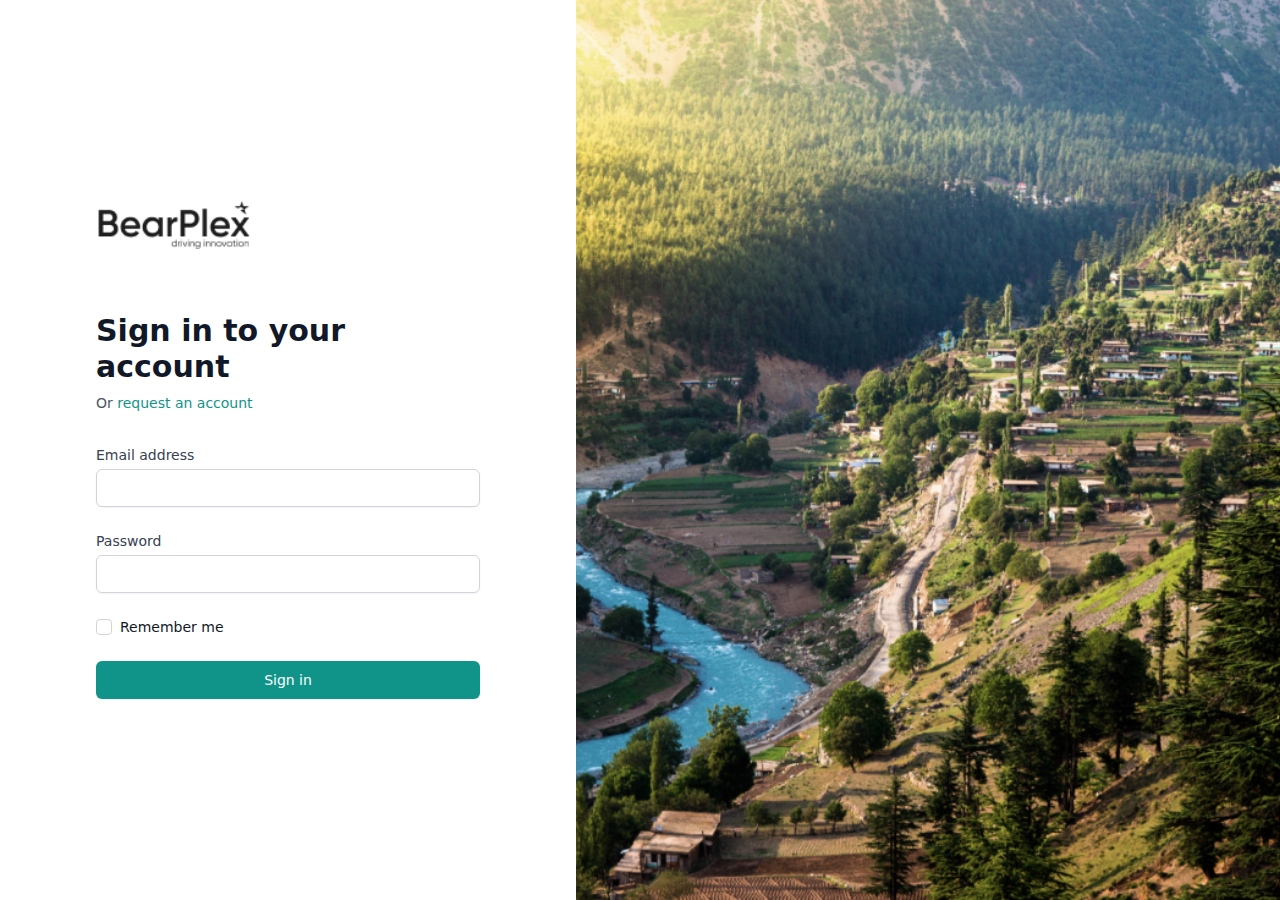
<file: sign-in.html>
<!DOCTYPE html>
<html lang="en">

<head>
    <meta charset="UTF-8">
    <meta http-equiv="X-UA-Compatible" content="IE=edge">
    <meta name="viewport" content="width=device-width, initial-scale=1.0">
    <title>Sign In</title>
    <link rel="stylesheet" href="./assets/css/tailwind.css">
</head>

<body>

    <div class="min-h-screen bg-white flex">
        <div class="flex-1 flex flex-col justify-center py-12 px-4 sm:px-6 lg:flex-none lg:px-20 xl:px-24">
            <div class="mx-auto w-full max-w-sm lg:w-96">
                <a href="index.html">
                    <img class="h-12 w-auto" src="./assets/images/Bearplex-logo-black.png" alt="Workflow">
                    <h2 class="mt-16 text-2xl md:text-3xl font-extrabold text-gray-900">
                        Sign in to your account
                    </h2>
                    <p class="mt-2 text-sm text-gray-600 max-w">
                        Or
                        <a href="" class="font-medium text-teal-600 hover:text-teal-200">
                            request an account
                        </a>
                    </p>
                </a>

                <div class="mt-8">
                    <div class="mt-6">
                        <form action="#" method="POST" class="space-y-6">
                            <div>
                                <label for="email" class="block text-sm font-medium text-gray-700">
                                    Email address
                                </label>
                                <div class="mt-1">
                                    <input id="email" name="email" type="email" autocomplete="email" required
                                        class="appearance-none block w-full px-3 py-2 border border-gray-300 rounded-md shadow-sm placeholder-gray-400 focus:outline-none focus:ring-indigo-500 focus:border-indigo-500 sm:text-sm">
                                </div>
                            </div>

                            <div class="space-y-1">
                                <label for="password" class="block text-sm font-medium text-gray-700">
                                    Password
                                </label>
                                <div class="mt-1">
                                    <input id="password" name="password" type="password" autocomplete="current-password"
                                        required
                                        class="appearance-none block w-full px-3 py-2 border border-gray-300 rounded-md shadow-sm placeholder-gray-400 focus:outline-none focus:ring-indigo-500 focus:border-indigo-500 sm:text-sm">
                                </div>
                            </div>

                            <div class="flex items-center justify-between">
                                <div class="flex items-center">
                                    <input id="remember_me" name="remember_me" type="checkbox"
                                        class="h-4 w-4 text-indigo-600 focus:ring-indigo-500 border-gray-300 rounded">
                                    <label for="remember_me" class="ml-2 block text-sm text-gray-900">
                                        Remember me
                                    </label>
                                </div>
                            </div>
                            <div>
                                <button type="submit"
                                    class="w-full flex justify-center py-2 px-4 border border-transparent rounded-md shadow-sm text-sm font-medium text-white bg-teal-600 hover:bg-teal-700 ">
                                    Sign in
                                </button>
                            </div>
                        </form>
                    </div>
                </div>
            </div>
        </div>
        <div class="hidden lg:block relative w-0 flex-1">
            <img class="absolute inset-0 h-full w-full object-cover" src="./assets/images/sign-in-image.png" alt="">
        </div>
    </div>

    <script src="https://code.jquery.com/jquery-3.6.0.min.js"></script>
    <script src="./assets/js/script.js"></script>
</body>

</html>
</file>
<file: assets/css/style.css>
*,
button:focus,
*:focus {
    outline: none !important;
}

html {
    scroll-behavior: smooth;
}

.swiper-container {
    width: 100%;
    height: 100%;
}

.SlickCarousel .CarouselDiv,
.SlickCarousel .slick-list {
    height: 600px;
}

.swiper-slide {
    text-align: center;
    font-size: 18px;
    background: #fff;
    width: 80%;
    height: 500px;
    /* Center slide text vertically */
    display: -webkit-box;
    display: -ms-flexbox;
    display: -webkit-flex;
    display: flex;
    -webkit-box-pack: center;
    -ms-flex-pack: center;
    -webkit-justify-content: center;
    justify-content: center;
    -webkit-box-align: center;
    -ms-flex-align: center;
    -webkit-align-items: center;
    align-items: center;
}

.swiper-slide:nth-child(2n) {
    width: 60%;
}

.swiper-slide:nth-child(3n) {
    width: 40%;
}

.swiper-button-prev,
.swiper-button-next {
    width: 40px;
    height: 40px;
    background: #fff;
    border-radius: 50%;
    -webkit-border-radius: 50%;
    -moz-border-radius: 50%;
    -ms-border-radius: 50%;
    -o-border-radius: 50%;
}

.swiper-button-prev::after,
.swiper-button-next::after {
    font-size: 15px;
    color: #000;
    position: absolute;
    left: 18px;
}

.swiper-button-prev::after {
    left: 15px;
}

@media only screen and (max-width: 575px) {
    .swiper-slide {
        height: 300px;
    }
}
</file>
